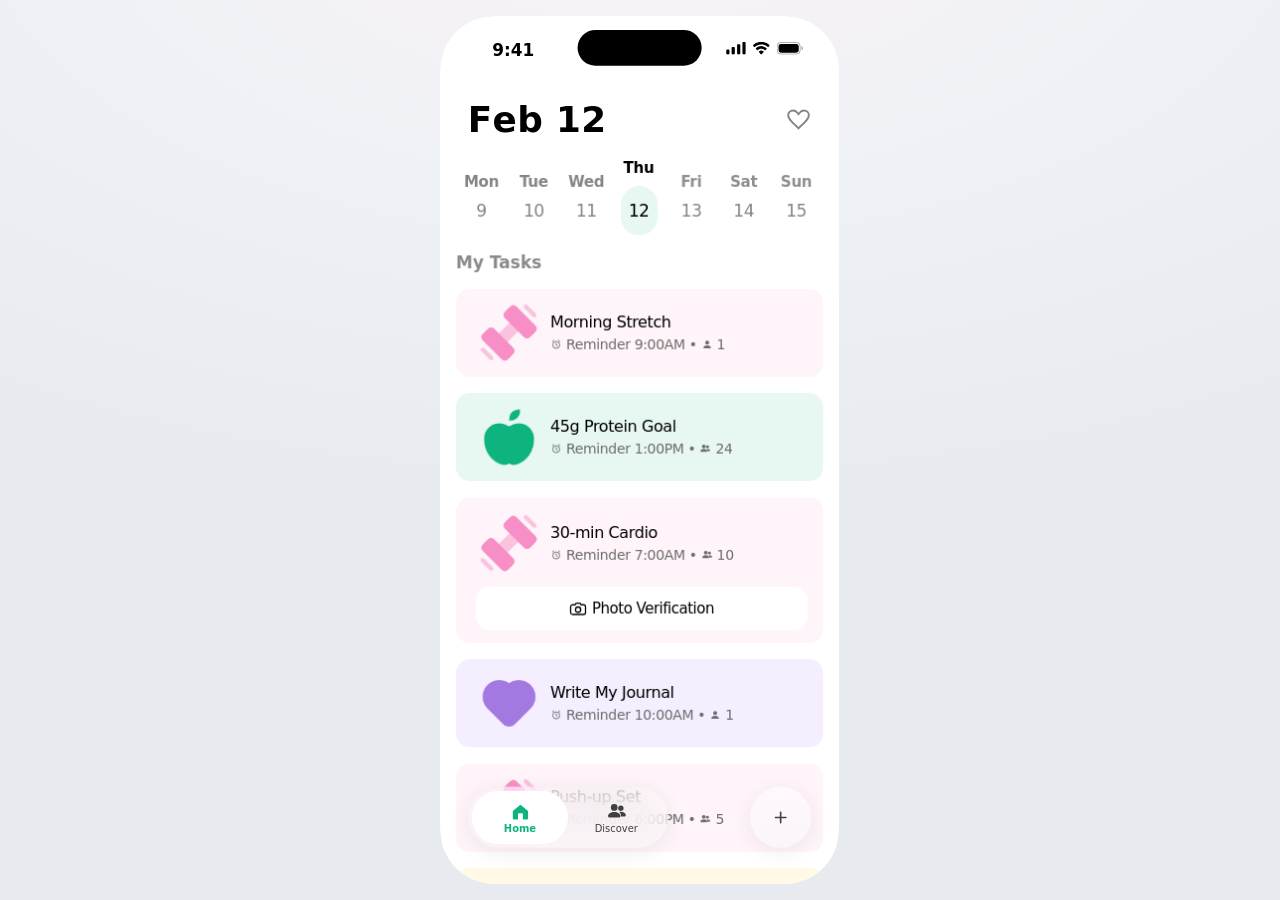
<file: web-prototype/index.html>
<!DOCTYPE html>
<html lang="en">
<head>
  <meta charset="UTF-8" />
  <meta name="viewport" content="width=device-width, initial-scale=1.0, maximum-scale=1.0, user-scalable=no, viewport-fit=cover" />
  <title>Habit Circle — Interactive Prototype</title>
  <meta name="description" content="Habit Circle: build habits together in small accountability circles." />
  <link rel="icon" href="assets/AppIcon.png?v=2" type="image/png" />
  <link rel="stylesheet" href="styles.css?v=68" />
</head>
<body>
  <div class="stage">
    <div class="device-fit">
    <div class="device" id="device">
      <div class="screen-area">
        <!-- iOS status bar — Figma component "Status bar - iPhone" (2:5) -->
        <div class="statusbar">
          <div class="sb-time">9:41</div>
          <div class="sb-levels" aria-hidden="true">
            <img class="sb-cellular" src="assets/sb-cellular.svg" alt="" />
            <img class="sb-wifi" src="assets/sb-wifi.svg" alt="" />
            <img class="sb-battery" src="assets/sb-battery.svg" alt="" />
          </div>
        </div>
        <div class="dynamic-island" aria-hidden="true"></div>

        <!-- App screens -->
        <div class="app" id="app">
          <!-- HOME -->
          <section class="screen" data-screen="home">
            <header class="home-header">
              <h2 id="homeTitle" class="rolling-date" aria-label="Feb 12"></h2>
              <button class="header-icon" id="homeHeart" data-nav="saved" data-icon="heart" aria-label="Saved"></button>
            </header>
            <div class="weekstrip" id="weekStrip">
              <div class="weekstrip-track" id="weekStripTrack"></div>
            </div>
            <div class="day-pager" id="dayPager">
              <div class="day-track" id="dayTrack"></div>
            </div>
          </section>

          <!-- SAVED — hearted Discover circles -->
          <section class="screen" data-screen="saved">
            <header class="saved-header">
              <button class="icon-btn back" id="savedBack" data-nav="home" data-icon="chevron-left" aria-label="Back"></button>
              <h2 class="saved-title">Saved</h2>
            </header>
            <div class="saved-scroll" id="savedScroll">
              <div class="circle-list" id="savedList"></div>
            </div>
          </section>

          <!-- DISCOVER -->
          <section class="screen" data-screen="discover">
            <!-- Title + search stay put; chips scroll away with the cards. -->
            <header class="discover-header">
              <h2 class="discover-title">Discover</h2>
              <div class="search">
                <span class="search-ico" data-icon="search"></span>
                <input id="discoverSearch" type="search" placeholder="Search..." autocomplete="off" enterkeyhint="search" />
              </div>
            </header>
            <div class="discover-scroll" id="discoverScroll">
              <div class="chips-scroll"><div class="chips" id="chipRow"></div></div>
              <div class="circle-list" id="circleList"></div>
            </div>
          </section>

          <!-- DETAIL -->
          <section class="screen" data-screen="detail">
            <header class="detail-header">
              <button class="icon-btn back" id="detailBack" data-icon="chevron-left" aria-label="Back"></button>
              <span class="detail-title" id="detailCircle">Stairmasterers</span>
              <button class="icon-btn chat-btn" data-nav="chat" data-icon="bubble-left" aria-label="Chat"></button>
            </header>
            <div class="detail-scroll" id="detailScroll">
              <div class="habit-info">
                <img class="habit-icon" id="detailIcon" src="assets/circle-fitness.png" alt="" />
                <div class="habit-meta">
                  <div class="habit-name-row">
                    <span class="habit-name" id="detailName">30-min Cardio</span>
                    <span class="members-ico" data-icon="person2"></span>
                    <span class="members-count" id="detailMembers">10</span>
                  </div>
                  <div class="pill-row">
                    <span class="meta-pill" id="detailDuration">1 month</span>
                    <span class="meta-pill photo-pill" id="detailFreqPill"><span class="pill-cam" data-icon="camera"></span><span id="detailFreq">1/day</span></span>
                  </div>
                </div>
                <div class="day-badge" id="dayBadge">
                  <span class="db-label">Day</span>
                  <span class="db-num" id="detailDay">9</span>
                </div>
              </div>

              <div class="weekday-section">
                <div class="wd-arrow" id="wdArrow" data-icon="triangle-marker"></div>
                <div class="weekday-detail" id="weekdayDetail"></div>
              </div>

              <div class="ring-wrap">
                <svg class="ring" viewBox="0 0 280 281" aria-hidden="true">
                  <circle class="ring-track" cx="140" cy="140" r="126.957" />
                </svg>
                <!-- Full circle starting at 12 o'clock and running clockwise, revealed with
                     stroke-dasharray. It sits on its own layer so a conic mask can dissolve
                     the tail by angle travelled, which keeps the leading tip at full colour
                     however far round the arc has gone. -->
                <svg class="ring" id="ringArcLayer" viewBox="0 0 280 281" aria-hidden="true">
                  <path class="ring-arc" id="ringArc"
                    d="M140 13.043A126.957 126.957 0 1 1 140 266.957A126.957 126.957 0 1 1 140 13.043" />
                </svg>
                <!-- The rounded tip and its gloss live outside the mask so they stay at full
                     strength, and are swung to the arc's leading edge by rotating about the
                     ring's centre — which keeps them pinned to it through the sweep. -->
                <svg class="ring" viewBox="0 0 280 281" aria-hidden="true">
                  <g id="ringTipRot" class="ring-rot">
                    <circle class="ring-tip" cx="140" cy="13.043" r="13.043" />
                  </g>
                  <g id="ringHiRot" class="ring-rot">
                    <rect class="ring-hi" x="132.5" y="5" width="15" height="5" rx="2.5" />
                  </g>
                </svg>
                <div class="ring-center">
                  <div class="ring-count" id="ringCount">7/10</div>
                  <p class="ring-caption"><em id="ringCircleName">Stairmasterers</em> have completed the habit today</p>
                </div>
              </div>

              <div class="photo-history" id="photoHistory">
                <div class="ph-head"><span>Photo Verification History</span><span class="chev" data-icon="chevron-right"></span></div>
                <div class="ph-scroll" id="phScroll"></div>
              </div>
            </div>
            <div class="detail-cta">
              <button class="cta-btn" id="ctaBtn"><span class="cta-ico" data-icon="camera"></span><span class="cta-label">Verify with Photo</span></button>
            </div>
            <!-- Discover preview gate — HabitDetailView.joinGate -->
            <div class="join-gate" id="joinGate">
              <button class="join-view-btn" id="joinViewBtn">
                <span class="join-view-ico" data-icon="person-badge-plus"></span>
                <span>Join to view</span>
              </button>
            </div>
          </section>

          <!-- CHAT -->
          <section class="screen" data-screen="chat">
            <div class="chat-msgs" id="chatScroll"></div>
            <div class="chat-lock" id="chatLock">
              <span class="chat-lock-label">Post to view</span>
              <button class="lock-verify-btn" id="lockVerifyBtn">
                <span class="lock-verify-ico" data-icon="camera"></span>
                <span>Photo Verification</span>
              </button>
            </div>

            <header class="chat-header">
              <div class="chat-header-veil" aria-hidden="true"></div>
              <div class="chat-header-row">
                <button class="icon-btn back" data-nav="detail" data-icon="chevron-left" aria-label="Back"></button>
                <img class="chat-habit-icon" id="chatIcon" src="assets/circle-fitness.png" alt="" />
                <div class="habit-meta">
                  <div class="habit-name-row">
                    <span class="habit-name" id="chatTitle">30-min Cardio</span>
                    <span class="members-ico" data-icon="person2"></span>
                    <span class="members-count" id="chatMembers">10</span>
                  </div>
                  <div class="pill-row chat-pill-row">
                    <span class="meta-pill" id="chatDuration">1 month</span>
                    <span class="meta-pill photo-pill" id="chatFreqPill"><span class="pill-cam sm" data-icon="camera"></span><span id="chatFreq">1/day</span></span>
                  </div>
                </div>
                <div class="day-badge" id="chatDayBadge">
                  <span class="db-label">Day</span>
                  <span class="db-num" id="chatDay">9</span>
                </div>
              </div>
            </header>

            <div class="composer">
              <div class="attach-menu" id="attachMenu">
                <button class="attach-row" data-attach="camera"><span class="attach-ico" data-icon="camera"></span><span>Camera</span></button>
                <div class="attach-div"></div>
                <button class="attach-row" data-attach="photos"><span class="attach-ico" data-icon="photo-stack"></span><span>Photos</span></button>
              </div>
              <button class="composer-add" id="composerAdd" data-icon="plus" aria-label="Attach"></button>
              <div class="composer-field" id="composerField">
                <div class="composer-row">
                  <input id="chatInput" placeholder="Text the circle" />
                  <button class="composer-send" id="chatSend" data-icon="arrow-up" aria-label="Send"></button>
                  <span class="composer-mic" id="chatMic" data-icon="mic"></span>
                </div>
              </div>
            </div>
          </section>

          <!-- CREATE HABIT CIRCLE — Figma "name and desc" / "category" / "rules" / "visibility" -->
          <section class="screen sheet-screen" data-screen="create">
            <header class="create-header">
              <div class="create-header-row">
                <button class="icon-btn create-back" id="createBack" aria-label="Back"></button>
                <span class="create-title">Create Habit Circle</span>
              </div>
              <div class="create-progress"><span class="cp-fill" id="createProgress"></span></div>
            </header>

            <div class="create-body" id="createBody">
              <!-- Step 1 — name and description -->
              <div class="create-step" data-step="1">
                <h2 class="create-h1">Name your Habit Circle</h2>
                <div class="create-fields">
                  <div class="cfield">
                    <div class="cfield-label"><span>Group Name</span><span class="cf-req">Required</span></div>
                    <div class="cinput"><input id="cGroupName" maxlength="40" placeholder="Name your circle" /></div>
                  </div>
                  <div class="cfield">
                    <div class="cfield-label"><span>Goal Name</span><span class="cf-req">Required</span></div>
                    <div class="cinput"><input id="cGoalName" maxlength="40" placeholder="Name the habit" /></div>
                  </div>
                  <div class="cfield">
                    <div class="cfield-label"><span>Description</span><span class="cf-req">Optional</span></div>
                    <div class="cinput tall"><textarea id="cDesc" maxlength="240" placeholder="Write a description for your Habit Circle..."></textarea></div>
                  </div>
                </div>
              </div>

              <!-- Step 2 — category -->
              <div class="create-step" data-step="2">
                <h2 class="create-h1">Category of Habit</h2>
                <div class="cat-grid" id="catGrid"></div>
              </div>

              <!-- Step 3 — rules -->
              <div class="create-step" data-step="3">
                <h2 class="create-h1">Set the Habit Rules</h2>
                <div class="create-fields rules">
                  <div class="cfield">
                    <div class="cfield-label"><span>Duration</span><span class="cf-req">Required</span></div>
                    <div class="chip-wrap" id="durationChips"></div>
                  </div>
                  <div class="cfield">
                    <div class="cfield-label"><span>Reminder Frequency</span><span class="cf-req">Required</span></div>
                    <div class="chip-wrap freq">
                      <button class="cchip time" id="reminderTime">10:00 AM</button>
                      <button class="cchip time" id="reminderEvery">Every Day</button>
                    </div>
                  </div>
                  <div class="ctoggle-row">
                    <span class="ctoggle-label">Photo Verification Mode</span>
                    <button class="ctoggle" id="photoToggle" role="switch" aria-checked="false"><span class="ctoggle-knob"></span></button>
                  </div>
                </div>
              </div>

              <!-- Step 4 — join settings -->
              <div class="create-step" data-step="4">
                <h2 class="create-h1">Join Settings</h2>
                <div class="create-fields">
                  <div class="cfield">
                    <div class="cfield-label"><span>Visibility</span><span class="cf-req">Required</span></div>
                    <button class="cselect" id="visibilitySelect">
                      <span class="cselect-ico" id="visibilityIcon"></span>
                      <span class="cselect-text">
                        <span id="visibilityLabel">Restricted</span>
                        <span class="cselect-sub" id="visibilityHint"></span>
                      </span>
                      <span class="cselect-caret" data-icon="caret-down"></span>
                    </button>
                  </div>
                  <div class="cfield">
                    <div class="cfield-label"><span>Add Member</span><span class="cf-req">Optional</span></div>
                    <div class="member-row" id="memberRow"></div>
                  </div>
                </div>
              </div>

              <!-- Step 5 — success -->
              <div class="create-step" data-step="5">
                <div class="create-done">
                  <div class="cdone-badge" id="cdoneBadge"><img id="cdoneIcon" src="assets/circle-eating.png" alt="" /></div>
                  <div class="cdone-text">
                    <h2>You’ve completed creating your Habit Circle!</h2>
                    <p>You will be able to view your Habit Circle on your Home Page.</p>
                  </div>
                </div>
              </div>
            </div>

            <div class="create-cta" id="createCta">
              <button class="cbtn primary" id="createNext">Next</button>
              <button class="cbtn subtle" id="createShare">Share Link</button>
            </div>

            <!-- Reminder sheets -->
            <div class="csheet-scrim" id="csheetScrim"></div>

            <div class="csheet" id="timeSheet">
              <div class="csheet-head">
                <button class="csheet-cancel" data-sheet-close>Cancel</button>
                <span class="csheet-title">Reminder Time</span>
                <button class="csheet-done" id="timeDone">Done</button>
              </div>
              <div class="wheel-picker" id="timeWheel">
                <div class="wheel-band" aria-hidden="true"></div>
                <div class="wheel-col" id="wheelHour" data-unit="hour"></div>
                <div class="wheel-col" id="wheelMin" data-unit="min"></div>
                <div class="wheel-col narrow" id="wheelPeriod" data-unit="period"></div>
              </div>
            </div>

            <div class="csheet" id="freqSheet">
              <div class="csheet-head">
                <button class="csheet-cancel" data-sheet-close>Cancel</button>
                <span class="csheet-title">Repeats</span>
                <button class="csheet-done" id="freqDone">Done</button>
              </div>
              <div class="opt-list" id="freqOptions"></div>
              <div class="custom-row" id="customRow">
                <span>Every</span>
                <div class="cinput inline"><input id="customEvery" type="number" min="1" max="30" value="2" /></div>
                <span id="customUnit">days</span>
              </div>
            </div>

            <div class="csheet" id="visSheet">
              <div class="csheet-head">
                <button class="csheet-cancel" data-sheet-close>Cancel</button>
                <span class="csheet-title">Visibility</span>
                <button class="csheet-done" id="visDone">Done</button>
              </div>
              <div class="opt-list" id="visOptions"></div>
            </div>
          </section>

          <!-- CAMERA — Figma 1330:7493 (idle) / 1330:7617 (shutter pressed). Presented over
               the detail page: the page dims behind and the sheet rises from y=63. -->
          <section class="screen cam-screen" data-screen="camera">
            <div class="cam-scrim" aria-hidden="true"></div>
            <div class="cam-sheet">
              <div class="cam-grabber" aria-hidden="true"></div>
              <div class="cam-nav">
                <button class="icon-btn cam-back" id="camBack" data-icon="chevron-left" aria-label="Back"></button>
                <span class="cam-title">Photo verification</span>
              </div>
              <div class="cam-view">
                <div class="cam-feed" aria-hidden="true"></div>
                <img class="cam-shot" id="camShot" src="assets/gym-stairmaster.png" alt="" />
                <img class="cam-frame" src="assets/camera-frame.svg" alt="" aria-hidden="true" />
              </div>
              <button class="cam-shutter" id="camShutter" aria-label="Take photo"></button>
              <button class="cam-library" id="camLibrary">or choose from your library</button>
            </div>
          </section>
        </div>

        <!-- Floating tab bar (home/discover only) -->
        <div class="tabbar" id="tabbar">
          <div class="tab-pill" id="tabPill">
            <div class="tab-pill-bg" aria-hidden="true"></div>
            <div class="tab-selection" id="tabSelection" aria-hidden="true"></div>
            <button class="tab active" data-tab="home"><span class="tab-ico" data-icon="house-fill"></span><span class="tab-label">Home</span></button>
            <button class="tab" data-tab="discover"><span class="tab-ico" data-icon="person2"></span><span class="tab-label">Discover</span></button>
          </div>
          <button class="fab" aria-label="New circle"><span class="fab-bg" aria-hidden="true"></span><span class="fab-ico" data-icon="plus"></span></button>
        </div>

        <div class="home-indicator"></div>

        <!-- Pointer-following glass orb, ported from the final presentation prototype
             (final-presentation/src/components/GlassCursor.tsx). -->
        <svg class="cursor-defs" focusable="false" aria-hidden="true">
          <filter id="cursorGlass">
            <feTurbulence type="fractalNoise" baseFrequency="0.02 0.028" numOctaves="2" seed="13" result="noise" />
            <feDisplacementMap in="SourceGraphic" in2="noise" scale="32" xChannelSelector="R" yChannelSelector="G" />
          </filter>
        </svg>
        <div class="glass-cursor" id="glassCursor" aria-hidden="true"></div>
      </div>
    </div>
    </div>
  </div>

  <script src="app.js?v=68"></script>
</body>
</html>
</file>
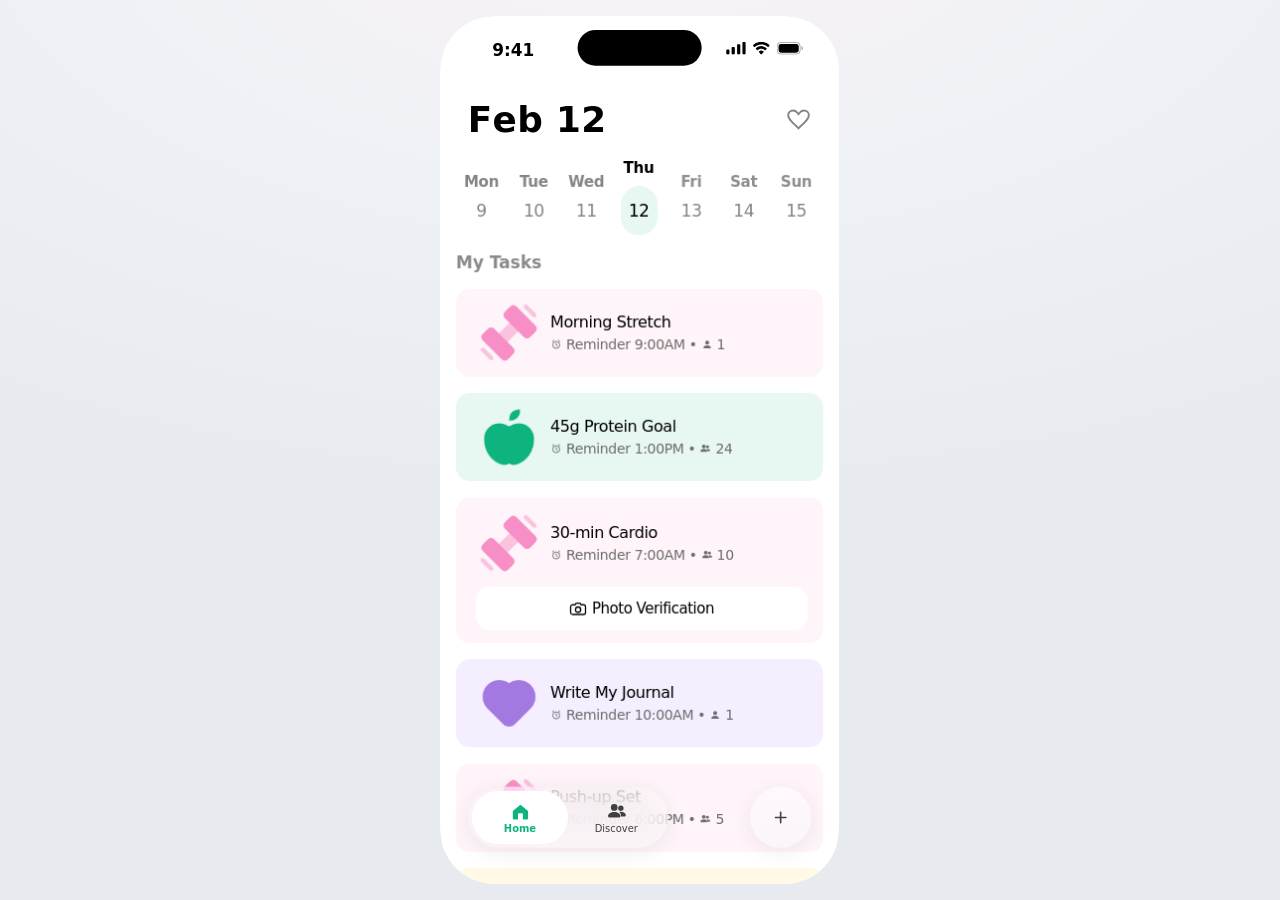
<file: web/index.html>
<!DOCTYPE html>
<html lang="en">
<head>
  <meta charset="UTF-8" />
  <meta name="viewport" content="width=device-width, initial-scale=1.0, maximum-scale=1.0, user-scalable=no, viewport-fit=cover" />
  <title>Habit Circle — Interactive Prototype</title>
  <meta name="description" content="Habit Circle: build habits together in small accountability circles." />
  <link rel="icon" href="assets/AppIcon.png?v=2" type="image/png" />
  <link rel="stylesheet" href="styles.css?v=67" />
</head>
<body>
  <div class="stage">
    <div class="device-fit">
    <div class="device" id="device">
      <div class="screen-area">
        <!-- iOS status bar — Figma component "Status bar - iPhone" (2:5) -->
        <div class="statusbar">
          <div class="sb-time">9:41</div>
          <div class="sb-levels" aria-hidden="true">
            <img class="sb-cellular" src="assets/sb-cellular.svg" alt="" />
            <img class="sb-wifi" src="assets/sb-wifi.svg" alt="" />
            <img class="sb-battery" src="assets/sb-battery.svg" alt="" />
          </div>
        </div>
        <div class="dynamic-island" aria-hidden="true"></div>

        <!-- App screens -->
        <div class="app" id="app">
          <!-- HOME -->
          <section class="screen" data-screen="home">
            <header class="home-header">
              <h2 id="homeTitle" class="rolling-date" aria-label="Feb 12"></h2>
              <button class="header-icon" id="homeHeart" data-nav="saved" data-icon="heart" aria-label="Saved"></button>
            </header>
            <div class="weekstrip" id="weekStrip">
              <div class="weekstrip-track" id="weekStripTrack"></div>
            </div>
            <div class="day-pager" id="dayPager">
              <div class="day-track" id="dayTrack"></div>
            </div>
          </section>

          <!-- SAVED — hearted Discover circles -->
          <section class="screen" data-screen="saved">
            <header class="saved-header">
              <button class="icon-btn back" id="savedBack" data-nav="home" data-icon="chevron-left" aria-label="Back"></button>
              <h2 class="saved-title">Saved</h2>
            </header>
            <div class="saved-scroll" id="savedScroll">
              <div class="circle-list" id="savedList"></div>
            </div>
          </section>

          <!-- DISCOVER -->
          <section class="screen" data-screen="discover">
            <!-- Title + search stay put; chips scroll away with the cards. -->
            <header class="discover-header">
              <h2 class="discover-title">Discover</h2>
              <div class="search">
                <span class="search-ico" data-icon="search"></span>
                <input id="discoverSearch" placeholder="Search..." />
              </div>
            </header>
            <div class="discover-scroll" id="discoverScroll">
              <div class="chips-scroll"><div class="chips" id="chipRow"></div></div>
              <div class="circle-list" id="circleList"></div>
            </div>
          </section>

          <!-- DETAIL -->
          <section class="screen" data-screen="detail">
            <header class="detail-header">
              <button class="icon-btn back" id="detailBack" data-icon="chevron-left" aria-label="Back"></button>
              <span class="detail-title" id="detailCircle">Stairmasterers</span>
              <button class="icon-btn chat-btn" data-nav="chat" data-icon="bubble-left" aria-label="Chat"></button>
            </header>
            <div class="detail-scroll" id="detailScroll">
              <div class="habit-info">
                <img class="habit-icon" id="detailIcon" src="assets/circle-fitness.png" alt="" />
                <div class="habit-meta">
                  <div class="habit-name-row">
                    <span class="habit-name" id="detailName">30-min Cardio</span>
                    <span class="members-ico" data-icon="person2"></span>
                    <span class="members-count" id="detailMembers">10</span>
                  </div>
                  <div class="pill-row">
                    <span class="meta-pill" id="detailDuration">1 month</span>
                    <span class="meta-pill photo-pill" id="detailFreqPill"><span class="pill-cam" data-icon="camera"></span><span id="detailFreq">1/day</span></span>
                  </div>
                </div>
                <div class="day-badge" id="dayBadge">
                  <span class="db-label">Day</span>
                  <span class="db-num" id="detailDay">9</span>
                </div>
              </div>

              <div class="weekday-section">
                <div class="wd-arrow" id="wdArrow" data-icon="triangle-marker"></div>
                <div class="weekday-detail" id="weekdayDetail"></div>
              </div>

              <div class="ring-wrap">
                <svg class="ring" viewBox="0 0 280 281" aria-hidden="true">
                  <circle class="ring-track" cx="140" cy="140" r="126.957" />
                </svg>
                <!-- Full circle starting at 12 o'clock and running clockwise, revealed with
                     stroke-dasharray. It sits on its own layer so a conic mask can dissolve
                     the tail by angle travelled, which keeps the leading tip at full colour
                     however far round the arc has gone. -->
                <svg class="ring" id="ringArcLayer" viewBox="0 0 280 281" aria-hidden="true">
                  <path class="ring-arc" id="ringArc"
                    d="M140 13.043A126.957 126.957 0 1 1 140 266.957A126.957 126.957 0 1 1 140 13.043" />
                </svg>
                <!-- The rounded tip and its gloss live outside the mask so they stay at full
                     strength, and are swung to the arc's leading edge by rotating about the
                     ring's centre — which keeps them pinned to it through the sweep. -->
                <svg class="ring" viewBox="0 0 280 281" aria-hidden="true">
                  <g id="ringTipRot" class="ring-rot">
                    <circle class="ring-tip" cx="140" cy="13.043" r="13.043" />
                  </g>
                  <g id="ringHiRot" class="ring-rot">
                    <rect class="ring-hi" x="132.5" y="5" width="15" height="5" rx="2.5" />
                  </g>
                </svg>
                <div class="ring-center">
                  <div class="ring-count" id="ringCount">7/10</div>
                  <p class="ring-caption"><em id="ringCircleName">Stairmasterers</em> have completed the habit today</p>
                </div>
              </div>

              <div class="photo-history" id="photoHistory">
                <div class="ph-head"><span>Photo Verification History</span><span class="chev" data-icon="chevron-right"></span></div>
                <div class="ph-scroll" id="phScroll"></div>
              </div>
            </div>
            <div class="detail-cta">
              <button class="cta-btn" id="ctaBtn"><span class="cta-ico" data-icon="camera"></span><span class="cta-label">Verify with Photo</span></button>
            </div>
            <!-- Discover preview gate — HabitDetailView.joinGate -->
            <div class="join-gate" id="joinGate">
              <button class="join-view-btn" id="joinViewBtn">
                <span class="join-view-ico" data-icon="person-badge-plus"></span>
                <span>Join to view</span>
              </button>
            </div>
          </section>

          <!-- CHAT -->
          <section class="screen" data-screen="chat">
            <div class="chat-msgs" id="chatScroll"></div>
            <div class="chat-lock" id="chatLock">
              <span class="chat-lock-label">Post to view</span>
              <button class="lock-verify-btn" id="lockVerifyBtn">
                <span class="lock-verify-ico" data-icon="camera"></span>
                <span>Photo Verification</span>
              </button>
            </div>

            <header class="chat-header">
              <div class="chat-header-veil" aria-hidden="true"></div>
              <div class="chat-header-row">
                <button class="icon-btn back" data-nav="detail" data-icon="chevron-left" aria-label="Back"></button>
                <img class="chat-habit-icon" id="chatIcon" src="assets/circle-fitness.png" alt="" />
                <div class="habit-meta">
                  <div class="habit-name-row">
                    <span class="habit-name" id="chatTitle">30-min Cardio</span>
                    <span class="members-ico" data-icon="person2"></span>
                    <span class="members-count" id="chatMembers">10</span>
                  </div>
                  <div class="pill-row chat-pill-row">
                    <span class="meta-pill" id="chatDuration">1 month</span>
                    <span class="meta-pill photo-pill" id="chatFreqPill"><span class="pill-cam sm" data-icon="camera"></span><span id="chatFreq">1/day</span></span>
                  </div>
                </div>
                <div class="day-badge" id="chatDayBadge">
                  <span class="db-label">Day</span>
                  <span class="db-num" id="chatDay">9</span>
                </div>
              </div>
            </header>

            <div class="composer">
              <div class="attach-menu" id="attachMenu">
                <button class="attach-row" data-attach="camera"><span class="attach-ico" data-icon="camera"></span><span>Camera</span></button>
                <div class="attach-div"></div>
                <button class="attach-row" data-attach="photos"><span class="attach-ico" data-icon="photo-stack"></span><span>Photos</span></button>
              </div>
              <button class="composer-add" id="composerAdd" data-icon="plus" aria-label="Attach"></button>
              <div class="composer-field" id="composerField">
                <div class="composer-row">
                  <input id="chatInput" placeholder="Text the circle" />
                  <button class="composer-send" id="chatSend" data-icon="arrow-up" aria-label="Send"></button>
                  <span class="composer-mic" id="chatMic" data-icon="mic"></span>
                </div>
              </div>
            </div>
          </section>

          <!-- CREATE HABIT CIRCLE — Figma "name and desc" / "category" / "rules" / "visibility" -->
          <section class="screen sheet-screen" data-screen="create">
            <header class="create-header">
              <div class="create-header-row">
                <button class="icon-btn create-back" id="createBack" aria-label="Back"></button>
                <span class="create-title">Create Habit Circle</span>
              </div>
              <div class="create-progress"><span class="cp-fill" id="createProgress"></span></div>
            </header>

            <div class="create-body" id="createBody">
              <!-- Step 1 — name and description -->
              <div class="create-step" data-step="1">
                <h2 class="create-h1">Name your Habit Circle</h2>
                <div class="create-fields">
                  <div class="cfield">
                    <div class="cfield-label"><span>Group Name</span><span class="cf-req">Required</span></div>
                    <div class="cinput"><input id="cGroupName" maxlength="40" placeholder="Name your circle" /></div>
                  </div>
                  <div class="cfield">
                    <div class="cfield-label"><span>Goal Name</span><span class="cf-req">Required</span></div>
                    <div class="cinput"><input id="cGoalName" maxlength="40" placeholder="Name the habit" /></div>
                  </div>
                  <div class="cfield">
                    <div class="cfield-label"><span>Description</span><span class="cf-req">Optional</span></div>
                    <div class="cinput tall"><textarea id="cDesc" maxlength="240" placeholder="Write a description for your Habit Circle..."></textarea></div>
                  </div>
                </div>
              </div>

              <!-- Step 2 — category -->
              <div class="create-step" data-step="2">
                <h2 class="create-h1">Category of Habit</h2>
                <div class="cat-grid" id="catGrid"></div>
              </div>

              <!-- Step 3 — rules -->
              <div class="create-step" data-step="3">
                <h2 class="create-h1">Set the Habit Rules</h2>
                <div class="create-fields rules">
                  <div class="cfield">
                    <div class="cfield-label"><span>Duration</span><span class="cf-req">Required</span></div>
                    <div class="chip-wrap" id="durationChips"></div>
                  </div>
                  <div class="cfield">
                    <div class="cfield-label"><span>Reminder Frequency</span><span class="cf-req">Required</span></div>
                    <div class="chip-wrap freq">
                      <button class="cchip time" id="reminderTime">10:00 AM</button>
                      <button class="cchip time" id="reminderEvery">Every Day</button>
                    </div>
                  </div>
                  <div class="ctoggle-row">
                    <span class="ctoggle-label">Photo Verification Mode</span>
                    <button class="ctoggle" id="photoToggle" role="switch" aria-checked="false"><span class="ctoggle-knob"></span></button>
                  </div>
                </div>
              </div>

              <!-- Step 4 — join settings -->
              <div class="create-step" data-step="4">
                <h2 class="create-h1">Join Settings</h2>
                <div class="create-fields">
                  <div class="cfield">
                    <div class="cfield-label"><span>Visibility</span><span class="cf-req">Required</span></div>
                    <button class="cselect" id="visibilitySelect">
                      <span class="cselect-ico" id="visibilityIcon"></span>
                      <span class="cselect-text">
                        <span id="visibilityLabel">Restricted</span>
                        <span class="cselect-sub" id="visibilityHint"></span>
                      </span>
                      <span class="cselect-caret" data-icon="caret-down"></span>
                    </button>
                  </div>
                  <div class="cfield">
                    <div class="cfield-label"><span>Add Member</span><span class="cf-req">Optional</span></div>
                    <div class="member-row" id="memberRow"></div>
                  </div>
                </div>
              </div>

              <!-- Step 5 — success -->
              <div class="create-step" data-step="5">
                <div class="create-done">
                  <div class="cdone-badge" id="cdoneBadge"><img id="cdoneIcon" src="assets/circle-eating.png" alt="" /></div>
                  <div class="cdone-text">
                    <h2>You’ve completed creating your Habit Circle!</h2>
                    <p>You will be able to view your Habit Circle on your Home Page.</p>
                  </div>
                </div>
              </div>
            </div>

            <div class="create-cta" id="createCta">
              <button class="cbtn primary" id="createNext">Next</button>
              <button class="cbtn subtle" id="createShare">Share Link</button>
            </div>

            <!-- Reminder sheets -->
            <div class="csheet-scrim" id="csheetScrim"></div>

            <div class="csheet" id="timeSheet">
              <div class="csheet-head">
                <button class="csheet-cancel" data-sheet-close>Cancel</button>
                <span class="csheet-title">Reminder Time</span>
                <button class="csheet-done" id="timeDone">Done</button>
              </div>
              <div class="wheel-picker" id="timeWheel">
                <div class="wheel-band" aria-hidden="true"></div>
                <div class="wheel-col" id="wheelHour" data-unit="hour"></div>
                <div class="wheel-col" id="wheelMin" data-unit="min"></div>
                <div class="wheel-col narrow" id="wheelPeriod" data-unit="period"></div>
              </div>
            </div>

            <div class="csheet" id="freqSheet">
              <div class="csheet-head">
                <button class="csheet-cancel" data-sheet-close>Cancel</button>
                <span class="csheet-title">Repeats</span>
                <button class="csheet-done" id="freqDone">Done</button>
              </div>
              <div class="opt-list" id="freqOptions"></div>
              <div class="custom-row" id="customRow">
                <span>Every</span>
                <div class="cinput inline"><input id="customEvery" type="number" min="1" max="30" value="2" /></div>
                <span id="customUnit">days</span>
              </div>
            </div>

            <div class="csheet" id="visSheet">
              <div class="csheet-head">
                <button class="csheet-cancel" data-sheet-close>Cancel</button>
                <span class="csheet-title">Visibility</span>
                <button class="csheet-done" id="visDone">Done</button>
              </div>
              <div class="opt-list" id="visOptions"></div>
            </div>
          </section>

          <!-- CAMERA — Figma 1330:7493 (idle) / 1330:7617 (shutter pressed). Presented over
               the detail page: the page dims behind and the sheet rises from y=63. -->
          <section class="screen cam-screen" data-screen="camera">
            <div class="cam-scrim" aria-hidden="true"></div>
            <div class="cam-sheet">
              <div class="cam-grabber" aria-hidden="true"></div>
              <div class="cam-nav">
                <button class="icon-btn cam-back" id="camBack" data-icon="chevron-left" aria-label="Back"></button>
                <span class="cam-title">Photo verification</span>
              </div>
              <div class="cam-view">
                <div class="cam-feed" aria-hidden="true"></div>
                <img class="cam-shot" id="camShot" src="assets/gym-stairmaster.png" alt="" />
                <img class="cam-frame" src="assets/camera-frame.svg" alt="" aria-hidden="true" />
              </div>
              <button class="cam-shutter" id="camShutter" aria-label="Take photo"></button>
              <button class="cam-library" id="camLibrary">or choose from your library</button>
            </div>
          </section>
        </div>

        <!-- Floating tab bar (home/discover only) -->
        <div class="tabbar" id="tabbar">
          <div class="tab-pill" id="tabPill">
            <div class="tab-pill-bg" aria-hidden="true"></div>
            <div class="tab-selection" id="tabSelection" aria-hidden="true"></div>
            <button class="tab active" data-tab="home"><span class="tab-ico" data-icon="house-fill"></span><span class="tab-label">Home</span></button>
            <button class="tab" data-tab="discover"><span class="tab-ico" data-icon="person2"></span><span class="tab-label">Discover</span></button>
          </div>
          <button class="fab" aria-label="New circle"><span class="fab-bg" aria-hidden="true"></span><span class="fab-ico" data-icon="plus"></span></button>
        </div>

        <div class="home-indicator"></div>

        <!-- Pointer-following glass orb, ported from the final presentation prototype
             (final-presentation/src/components/GlassCursor.tsx). -->
        <svg class="cursor-defs" focusable="false" aria-hidden="true">
          <filter id="cursorGlass">
            <feTurbulence type="fractalNoise" baseFrequency="0.02 0.028" numOctaves="2" seed="13" result="noise" />
            <feDisplacementMap in="SourceGraphic" in2="noise" scale="32" xChannelSelector="R" yChannelSelector="G" />
          </filter>
        </svg>
        <div class="glass-cursor" id="glassCursor" aria-hidden="true"></div>
      </div>
    </div>
    </div>
  </div>

  <script src="app.js?v=67"></script>
</body>
</html>
</file>
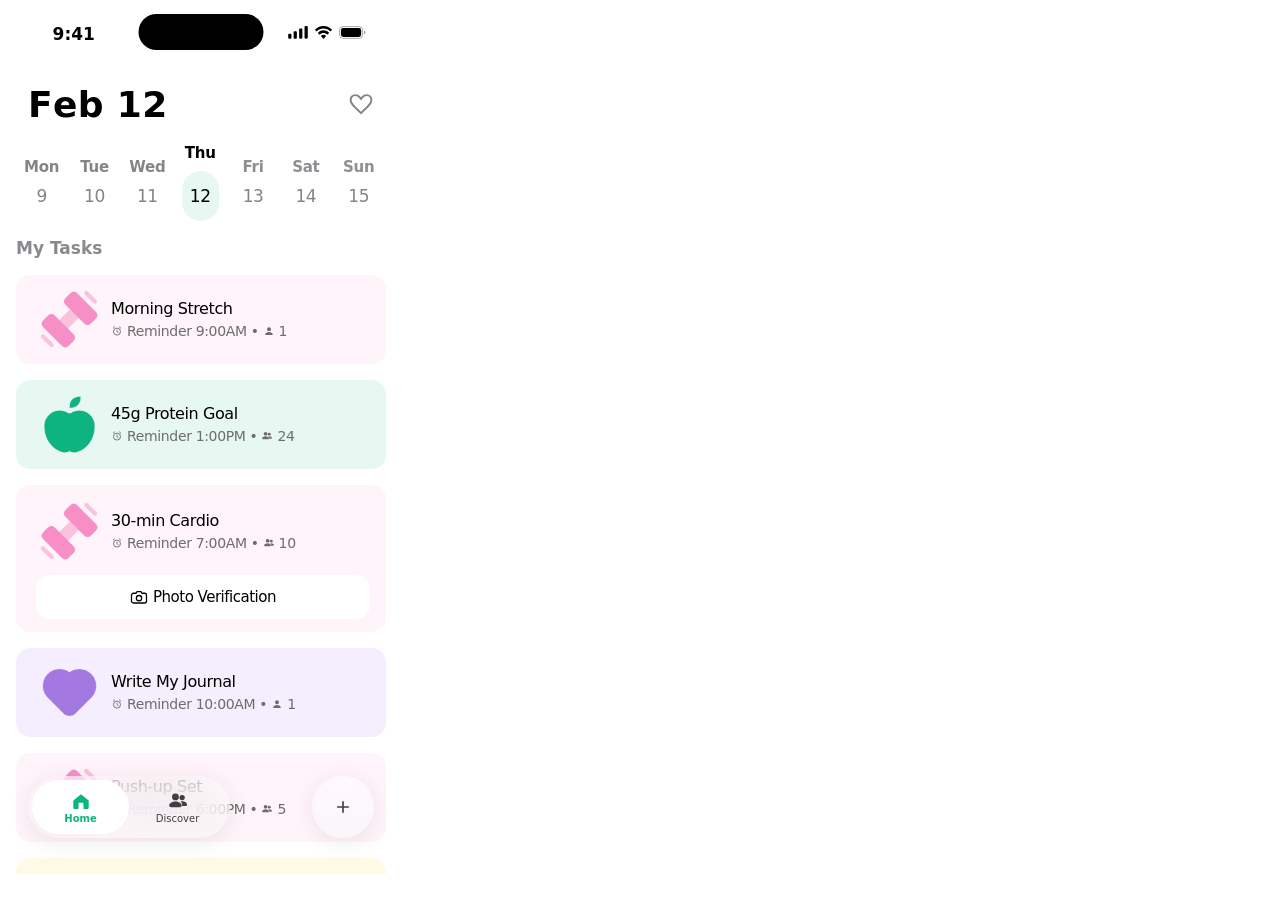
<file: web-prototype/_shot.html>
<!DOCTYPE html>
<html>
<head>
  <meta charset="utf-8" />
  <title>shot</title>
  <style>
    html, body { margin: 0; background: #fff; }
    iframe { width: 402px; height: 874px; border: 0; display: block; }
  </style>
</head>
<body>
<iframe id="f" src="index.html"></iframe>
<script>
  const target = new URLSearchParams(location.search).get("screen") || "home";
  const f = document.getElementById("f");

  f.addEventListener("load", () => {
    const d = f.contentDocument;
    const s = d.createElement("style");
    s.textContent = `
      .stage { padding: 0 !important; gap: 0 !important; min-height: 0 !important; display: block !important; }
      .tagline, .hint { display: none !important; }
      .device-fit { --scale: 1 !important; }
      /* Square corners + no shadow so it matches a raw simctl screenshot. */
      .device { filter: none !important; }
      .screen-area { border-radius: 0 !important; clip-path: none !important; }
    `;
    d.head.appendChild(s);

    const click = (sel) => { const n = d.querySelector(sel); if (n) n.click(); };

    setTimeout(() => {
      if (target === "discover") click('[data-tab="discover"]');
      if (target === "detail" || target === "chat") {
        const cards = d.querySelectorAll('#dayTrack .day-slot')[1].querySelectorAll('.task-card');
        if (cards[2]) cards[2].click();
        if (target === "chat") setTimeout(() => click('.detail-header [data-nav="chat"]'), 250);
      }
      if (target === "empty") {
        // Saturday (offset +2) has no tasks -> EmptyTasksView
        const w = f.contentWindow;
        if (w.selectDay) w.selectDay(2);
      }
      document.title = "ready";
    }, 400);
  });
</script>
</body>
</html>
</file>
<file: web-prototype/styles.css>
/* ==========================================================================
   Habit Circle — web prototype
   Every value below mirrors the SwiftUI source (AppColors / AppLayout /
   AppTypography and the per-screen views) so the web build reads the same as
   the app running in the iOS simulator.
   ========================================================================== */

:root {
  /* AppColors.swift */
  --black: #000000;
  --dark-gray: #6D6D6D;
  --medium-gray: #D1DBDE;
  --light-gray: #EFF4F6;
  --placeholder: rgba(60, 60, 67, 0.34); /* iOS placeholderText */
  --white: #ffffff;
  --green: #0EB47F;
  --green-tint: #E7F7F2;
  --purple: #A378E0;
  --purple-tint: #F5EEFF;
  --pink: #F78FC6;
  --pink-tint: #FEF4F9;
  --pink-partial: #FCD6EA;
  --yellow: #FBC500;
  --yellow-tint: #FFF9E5;
  --tasks-label: rgba(60, 60, 67, 0.6);
  --date-unselected: #858585;
  --date-secondary: #8E8E93;
  --tab-selection: #EDEDED;
  --tab-inactive: #404040;
  /* Detail incomplete ("gray") state — JS overrides these per completion state */
  --ring-track: #EFF4F6;
  --ring-hi: #EFF4F6;
  --bubble-gray: #E9E9EB;

  /* AppLayout.swift */
  --h-pad: 16px;
  --tabbar-h-pad: 28px;
  --tabbar-v-pad: 16px;
  /* Gap from the screen bottom to the pill itself, not to the bar's padding box. */
  --tabbar-bottom-gap: 36px;
  --header-v-pad: 10px;
  --tab-pill-w: 202px;
  --tab-pill-h: 62px;
  --tab-pill-inset: 4px;
  --tab-inner-h: 54px;
  --tab-segment-w: 97px;
  --fab-size: 62px;
  --card-radius: 14px;
  --card-h: 89px;
  --card-photo-h: 147px;
  --strip-h: 76.8px;
  --glass-btn-h: 48px;
  --composer-h: 48px;

  /* iPhone 17: 402 x 874 pt, 59pt top inset, 34pt bottom inset */
  --phone-w: 402px;
  --phone-h: 874px;
  --phone-radius: 55px; /* iPhone 17 display corner radius */
  --safe-top: 62px;
  --safe-bottom: 34px;
  /* floatingTabBarHeight (94) + 24 + bottom safe area */
  --scroll-bottom: 152px;

  --font: -apple-system, BlinkMacSystemFont, "SF Pro Text", "SF Pro Display",
    "Segoe UI", system-ui, "Helvetica Neue", Arial, sans-serif;
  /* Figma reports SF Pro's fractional weights (Medium 510, Semibold 590), but the
     browser synthesises those into Bold. Use 500 for Medium and 600 for Semibold. */
}

* { box-sizing: border-box; -webkit-tap-highlight-color: transparent; }

/* Native apps have no persistent scroll indicators, so hide them everywhere
   rather than per scroll container. */
* { scrollbar-width: none; -ms-overflow-style: none; }
*::-webkit-scrollbar { width: 0; height: 0; display: none; }

html, body {
  margin: 0;
  height: 100%;
  font-family: var(--font);
  /* Match CoreText's lighter stem weights instead of Chrome's default smoothing. */
  -webkit-font-smoothing: antialiased;
  -moz-osx-font-smoothing: grayscale;
  color: var(--black);
  background: radial-gradient(1200px 600px at 50% -10%, #fbf2f8 0%, #eef1f5 45%, #e7ebef 100%);
  /* Dragging across the prototype should swipe, never select text or images. */
  -webkit-user-select: none;
  user-select: none;
  -webkit-touch-callout: none;
  cursor: default;
}

/* Images must not turn into drag ghosts mid-swipe. */
img { -webkit-user-drag: none; user-drag: none; }

/* The two real text fields stay editable and selectable. */
input, textarea {
  -webkit-user-select: text;
  user-select: text;
  cursor: text;
}

.stage {
  min-height: 100%;
  display: flex;
  align-items: center;
  justify-content: center;
  padding: 16px;
}

/* ------- iPhone 17 screen: exactly 402 x 874pt, no bezel -------
   The screen always lays out at true point size so every measurement matches
   the simulator. If the viewport is too small to show it 1:1, .device-fit
   scales the whole screen down uniformly rather than reflowing it. */
.device-fit {
  --scale: 1; /* set by fitScreen() in app.js when the viewport is too small */
  width: calc(var(--phone-w) * var(--scale));
  height: calc(var(--phone-h) * var(--scale));
  flex: 0 0 auto;
}
.device {
  position: relative;
  width: var(--phone-w);
  height: var(--phone-h);
  transform: scale(var(--scale));
  transform-origin: top left;
}
.screen-area {
  position: absolute;
  inset: 0;
  overflow: hidden;
  background: var(--white);
  /* Squircle: 55pt corner radius at 60% corner smoothing, generated with
     Figma's own rounding algorithm for a 402x874 frame. A plain border-radius
     is kept as the fallback for engines without clip-path: path(). */
  border-radius: var(--phone-radius);
  clip-path: path("M 314 0 c 30.8029 0 46.2043 0 57.9695 5.9946 a 55.0000 55.0000 0 0 1 24.0359 24.0359 c 5.9946 11.7651 5.9946 27.1666 5.9946 57.9695 L 402 786 c 0 30.8029 0 46.2043 -5.9946 57.9695 a 55.0000 55.0000 0 0 1 -24.0359 24.0359 c -11.7651 5.9946 -27.1666 5.9946 -57.9695 5.9946 L 88 874 c -30.8029 0 -46.2043 0 -57.9695 -5.9946 a 55.0000 55.0000 0 0 1 -24.0359 -24.0359 c -5.9946 -11.7651 -5.9946 -27.1666 -5.9946 -57.9695 L 0 88 c 0 -30.8029 0 -46.2043 5.9946 -57.9695 a 55.0000 55.0000 0 0 1 24.0359 -24.0359 c 11.7651 -5.9946 27.1666 -5.9946 57.9695 -5.9946 Z");
}

/* Dynamic Island — measured off the iPhone 17 simulator: a 125x36 pill at y=14. */
.dynamic-island {
  position: absolute; top: 14px; left: 50%; transform: translateX(-50%);
  width: 125px; height: 36px; background: #000; border-radius: 18px;
  z-index: 8; pointer-events: none;
}

/* iOS status bar — Figma component "Status bar - iPhone" (2:5).
   402x62 row, padding 21/24/19, with a 154 gap between two filling children.
   354 content - 154 gap leaves 100 for each, so the time is centred at x=74
   and the levels cluster is centred in the box at x=278..378. */
.statusbar {
  position: absolute; top: 0; left: 0; right: 0; z-index: 6;
  height: var(--safe-top);
  padding: 21px 24px 19px;
  display: flex; gap: 154px;
  color: var(--black); pointer-events: none;
}
.sb-time {
  flex: 1 1 0;
  height: 22px;
  padding-top: 1.5px;
  text-align: center;
  font-size: 17px; font-weight: 600; line-height: 22px;
}
.sb-levels {
  flex: 1 1 0;
  height: 22px;
  padding: 1px 1px 0 0;
  display: flex; align-items: center; justify-content: center; gap: 7px;
}
.sb-levels img { display: block; }
/* Exact Figma frame sizes for the three glyphs. */
.sb-cellular { width: 19.2px; height: 12.23px; }
.sb-wifi { width: 17.14px; height: 12.33px; }
.sb-battery { width: 27.33px; height: 13px; }

/* MainTabView / HabitDetailView use .persistentSystemOverlays(.hidden) */
.home-indicator { display: none; }

.app { position: absolute; inset: 0; }

.screen {
  position: absolute; inset: 0;
  display: none;
  flex-direction: column;
  padding-top: var(--safe-top);
  background: var(--white);
  /* Each screen keeps its own z-indexes to itself. Without this they escape into the
     phone's stacking context, and anything stacked inside a screen — the weekday pills'
     checkmarks and gloss, say — paints over covers presented on top of it. */
  isolation: isolate;
}
.screen.active { display: flex; }

/* Icon system */
.ic { width: 1em; height: 1em; display: inline-block; vertical-align: -0.14em; }
[data-icon] { display: inline-flex; }

/* ==========================================================================
   HOME — HomeView.swift
   VStack(spacing: 8) { header, CenteredDateStrip, TabView }.padding(.top, 10)
   ========================================================================== */
.screen[data-screen="home"] { padding-top: calc(var(--safe-top) + var(--header-v-pad)); gap: 8px; }

.home-header {
  display: flex; align-items: center; justify-content: space-between;
  padding: var(--header-v-pad) var(--tabbar-h-pad);
  flex: 0 0 auto;
}
.header-icon {
  border: none; background: transparent; cursor: pointer; padding: 0;
  width: 44px; height: 44px;
  display: inline-flex; align-items: center; justify-content: center;
  font-size: 26px;                 /* AppLayout.heartIconSize */
  color: var(--date-unselected);   /* AppColors.dateUnselected */
  line-height: 0;
  flex: 0 0 auto;
  margin-right: -9px; /* keep visual icon on the 28px inset despite larger hit box */
}

/* Rolling date header — 36 Semibold, .contentTransition(.numericText()).
   43px is SF Pro's natural line height at 36pt, which is what SwiftUI lays out. */
.rolling-date {
  margin: 0; display: flex; align-items: flex-end;
  font-size: 36px; font-weight: 600; line-height: 43px;
  letter-spacing: 0.01em; height: 43px; white-space: nowrap;
}
.rc { position: relative; display: inline-block; overflow: hidden; height: 43px; line-height: 43px; }
.rc-in {
  display: block; height: 43px; line-height: 43px;
  transition: transform .35s cubic-bezier(.2,.8,.2,1), opacity .35s cubic-bezier(.2,.8,.2,1);
}
.rc-in.ghost { position: absolute; left: 0; top: 0; }

/* Centered week strip — CenteredDateStrip */
.weekstrip {
  position: relative; overflow: hidden;
  height: var(--strip-h);
  padding: 0 var(--h-pad);
  flex: 0 0 auto;
  /* .clipped() applies inside the 16px padding, so neighbours must not bleed. */
  clip-path: inset(0 var(--h-pad));
}
.weekstrip-track { display: flex; align-items: center; height: 100%; will-change: transform; }
.day-cell {
  flex: 0 0 auto; display: flex; flex-direction: column; align-items: center;
  justify-content: center; gap: 8px; cursor: pointer;
}
.day-cell .dow {
  font-size: 15px; font-weight: 600; line-height: 20px; letter-spacing: -0.0153em;
  color: var(--date-unselected);
  transition: color .3s ease;
}
.day-cell .dom-wrap {
  display: flex; align-items: center; justify-content: center;
  width: 37px; height: 22px; border-radius: 1000px; background: transparent;
  transition: height .34s cubic-bezier(.2,.8,.2,1), background-color .34s ease;
}
.day-cell .dom {
  font-size: 17px; font-weight: 400; line-height: 22px; letter-spacing: -0.0253em;
  color: var(--date-unselected);
  transition: color .3s ease;
}
/* First paint / resize must land on the final geometry, not animate into it. */
.weekstrip.no-anim .dow,
.weekstrip.no-anim .dom,
.weekstrip.no-anim .dom-wrap { transition: none; }

.day-cell.selected .dow { color: var(--black); }
.day-cell.selected .dom-wrap { height: 50px; background: var(--green-tint); }
.day-cell.selected .dom { color: var(--black); }
.day-cell.weekend .dow { color: var(--date-secondary); }

/* Day pager — TabView(.page) */
.day-pager { position: relative; flex: 1; overflow: hidden; }
.day-track { display: flex; width: 300%; height: 100%; will-change: transform; }
.day-slot { flex: 0 0 33.3333%; width: 33.3333%; height: 100%; overflow: hidden; }
.day-scroll {
  height: 100%; overflow-y: auto; overflow-x: hidden;
  padding: 8px var(--h-pad) var(--scroll-bottom);
  touch-action: pan-y; -webkit-overflow-scrolling: touch;
}
.section-label {
  color: var(--tasks-label);
  font-size: 17px; font-weight: 600; line-height: 22px;
  margin: 0 0 16px;
}
.task-list { display: flex; flex-direction: column; gap: 16px; }

/* Swipe-to-complete row — SwipeToCompleteRow */
.swipe-row {
  position: relative; border-radius: var(--card-radius); overflow: hidden;
  height: var(--card-h); flex: 0 0 auto;
  touch-action: pan-y; will-change: transform;
}
.swipe-row.photo { height: var(--card-photo-h); }
.complete-action {
  position: absolute; inset: 0; display: flex; align-items: center;
  justify-content: flex-end; pointer-events: none;
}
/* Undo grows from the leading edge with a grey pill (matches completed card). */
.complete-action.undo { justify-content: flex-start; }
.complete-action.undo .ca-pill { background: var(--light-gray); }
.complete-action.undo .ca-check { color: var(--dark-gray); }
.ca-pill {
  width: 0; height: 56px; background: var(--tint); border-radius: 100px;
  display: flex; align-items: center; justify-content: center; overflow: hidden;
}
.ca-pill.lead { justify-content: flex-start; padding-left: 22px; }
.ca-pill.trail { justify-content: flex-end; padding-right: 22px; }
.ca-check { color: var(--accent); display: flex; opacity: 0; }
.ca-check .ic { width: 20px; height: 20px; stroke-width: 2.6; }

/* TaskCardView */
.task-card {
  position: relative; z-index: 2; height: 100%;
  display: flex; flex-direction: column; justify-content: center; gap: 10px;
  padding: 11px 16px 11px 20px;
  border-radius: var(--card-radius); cursor: pointer; will-change: transform;
  background: var(--white);
}
.t-row { display: flex; align-items: center; gap: 8px; }
.task-card .t-icon { width: 67px; height: 67px; flex: 0 0 auto; object-fit: contain; }
.task-card .t-body { flex: 1; min-width: 0; }
.task-card .t-title { font-size: 16px; font-weight: 500; line-height: 20.95px; letter-spacing: -0.025em; }
.task-card .t-sub {
  font-size: 14px; font-weight: 400; line-height: 17px; letter-spacing: -0.025em;
  color: var(--dark-gray); margin-top: 3px;
  display: flex; align-items: center; gap: 4px;
}
/* Zeroing the line box drops the .ic baseline nudge, so the flex row centres the glyph on
   the text instead of leaving it sitting low. */
.task-card .t-alarm,
.task-card .t-people { display: inline-flex; line-height: 0; }
.task-card .t-alarm .ic { width: 12px; height: 12px; }
.task-card .t-people .ic { width: 12px; height: 12px; }

.swipe-row.done .task-card { background: var(--light-gray) !important; }
.swipe-row.done .t-title { text-decoration: line-through; color: var(--dark-gray); }
.swipe-row.done .t-icon { filter: grayscale(1); opacity: 0.45; }

/* PhotoVerificationPill */
.photo-verify-btn {
  width: 100%; height: 44px; flex: 0 0 auto;
  border-radius: var(--card-radius);
  background: var(--white); border: none; color: var(--black);
  font-family: inherit; font-size: 15px; font-weight: 400; letter-spacing: -0.0333em;
  display: flex; align-items: center; justify-content: center; gap: 5px;
  cursor: pointer;
}
.photo-verify-btn .ic { width: 18px; height: 18px; }

/* EmptyTasksView */
.empty-state {
  height: 100%;
  display: flex; flex-direction: column; align-items: center; justify-content: center;
  gap: 18px;
  /* Centred between the date strip and the tab bar: reserve everything below the
     pill's top edge, plus the 8px the pager already sits below the strip. */
  padding: 0 var(--h-pad) calc(var(--tabbar-bottom-gap) + var(--tab-pill-h) + 8px);
  text-align: center;
}
.empty-badge {
  width: 96px; height: 96px; border-radius: 50%;
  background: var(--green-tint); color: var(--green);
  display: grid; place-items: center; flex: 0 0 auto;
}
.empty-badge svg { width: 42px; height: 42px; }
.empty-title { font-size: 20px; font-weight: 600; color: var(--black); }
.empty-sub { font-size: 15px; color: var(--dark-gray); margin: 6px 0 0; line-height: 20px; }

/* ==========================================================================
   FLOATING TAB BAR — FloatingTabBar.swift
   ========================================================================== */
.tabbar {
  position: absolute; left: 0; right: 0;
  bottom: calc(var(--tabbar-bottom-gap) - var(--tabbar-v-pad));
  z-index: 40;
  display: flex; align-items: center; justify-content: space-between;
  padding: var(--tabbar-v-pad) var(--tabbar-h-pad);
  pointer-events: none;
}
.tabbar.hidden { display: none; }
.tabbar > * { pointer-events: auto; }

.tab-pill {
  position: relative;
  width: var(--tab-pill-w); height: var(--tab-pill-h);
  flex: 0 0 auto;
  display: flex; align-items: center;
  padding: var(--tab-pill-inset);
}
/* .glassEffect(.regular) — translucent, so content behind shows through blurred. */
.tab-pill-bg {
  position: absolute; inset: 0; border-radius: 999px;
  background: linear-gradient(180deg, rgba(255,255,255,0.5) 0%, rgba(247,247,247,0.6) 100%);
  backdrop-filter: blur(20px) saturate(180%);
  -webkit-backdrop-filter: blur(20px) saturate(180%);
  box-shadow: 0 4px 24px rgba(0,0,0,0.08);
}
/* Capsule().fill(.white) — segment sized. The bar itself already casts a shadow,
   so the selection sits flat inside it. */
.tab-selection {
  position: absolute;
  top: var(--tab-pill-inset); left: var(--tab-pill-inset);
  width: var(--tab-segment-w); height: var(--tab-inner-h);
  border-radius: 999px; background: var(--white);
  transition: transform .32s cubic-bezier(.2,.8,.2,1);
  z-index: 0;
}
.tab-pill[data-active="discover"] .tab-selection { transform: translateX(var(--tab-segment-w)); }

.tab {
  position: relative; z-index: 1;
  width: var(--tab-segment-w); height: var(--tab-inner-h);
  border: none; background: transparent; padding: 0;
  display: flex; flex-direction: column; align-items: center; justify-content: center;
  gap: 1px;
  font-family: inherit; font-size: 10px; line-height: 12px;
  cursor: pointer;
  color: var(--tab-inactive);
  font-weight: 500;                /* AppTypography.tabLabel(selected: false) = .medium */
}
.tab .tab-ico {
  display: grid; place-items: center;
  font-size: 22px;                 /* AppLayout.tabIconSize */
  line-height: 0; color: inherit;
}
.tab .tab-ico .ic { stroke-width: 0; }
.tab.active { color: var(--green); font-weight: 600; }

.fab {
  position: relative;
  width: var(--fab-size); height: var(--fab-size);
  border: none; background: transparent;
  font-size: 18px; color: var(--tab-inactive);
  cursor: pointer; display: grid; place-items: center; line-height: 0;
  flex: 0 0 auto;
}
.fab-bg {
  position: absolute; inset: 0; border-radius: 50%;
  background: linear-gradient(180deg, rgba(255,255,255,0.5) 0%, rgba(247,247,247,0.6) 100%);
  backdrop-filter: blur(20px) saturate(180%);
  -webkit-backdrop-filter: blur(20px) saturate(180%);
  box-shadow: 0 4px 24px rgba(0,0,0,0.08);
  z-index: 0;
}
.fab-ico { position: relative; z-index: 1; }
.fab-ico .ic { stroke-width: 2.6; }

/* ==========================================================================
   DISCOVER — DiscoverView.swift
   Sticky title + search; chips + cards share one vertical scroll.
   ========================================================================== */
.screen[data-screen="discover"] {
  padding-top: calc(var(--safe-top) + var(--header-v-pad));
}
.discover-header {
  display: flex; flex-direction: column; align-items: stretch; gap: 16px;
  flex: 0 0 auto;
  background: var(--white);
  /* Keeps scrolling chips/cards from sitting flush under the search. */
  padding-bottom: 20px;
  z-index: 2;
}
.discover-title {
  /* Match Home date title inset (tabBarHorizontalPadding). */
  margin: 0; padding: 8px var(--tabbar-h-pad) 0;
  font-size: 36px; font-weight: 600; line-height: 41px;
  color: var(--black);
}

/* DiscoverSearchBar — Capsule, height 36, padding 16, spacing 7 */
.search {
  margin: 0 var(--h-pad);
  height: 36px; padding: 0 16px;
  border-radius: 999px; background: var(--light-gray);
  display: flex; align-items: center; gap: 7px;
  cursor: text;
}
.search .search-ico { font-size: 14px; color: var(--dark-gray); line-height: 0; flex: 0 0 auto; pointer-events: none; }
.search input {
  border: none; background: transparent; outline: none;
  font-family: inherit; font-size: 14px; font-weight: 400; color: var(--black);
  width: 100%; padding: 0; min-width: 0;
  -webkit-user-select: text; user-select: text; cursor: text;
}
.search input::placeholder { color: var(--placeholder); }

/* Chips + cards scroll together under the sticky header. */
.discover-scroll {
  flex: 1; min-height: 0; overflow-y: auto;
  display: flex; flex-direction: column; gap: 10px;
}

/* CategoryChipRow — full-bleed horizontal scroll (no right gutter when idle).
   Leading pad matches cards; trailing pad is only felt at the end of the scroll. */
.chips-scroll { overflow-x: auto; flex: 0 0 auto; }
.chips {
  display: flex; gap: 5px; width: max-content;
  padding-left: var(--h-pad);
  padding-right: var(--h-pad);
}
.chip {
  white-space: nowrap;
  padding: 9px 17px; border-radius: 999px;
  font-family: inherit; font-size: 13px; font-weight: 400;
  background: var(--light-gray); color: var(--black);
  border: none; cursor: pointer;
  transition: background-color .25s ease;
}
.chip.active { background: var(--green-tint); }

.circle-list {
  padding: 0 var(--h-pad) var(--scroll-bottom);
  display: flex; flex-direction: column; gap: 10px;
}
.discover-empty {
  display: flex; flex-direction: column; align-items: center; justify-content: center;
  gap: 8px; text-align: center;
  padding: 48px 12px 24px;
  color: var(--dark-gray);
}
.discover-empty-title {
  font-size: 17px; font-weight: 600; color: var(--black);
}
.discover-empty-sub {
  font-size: 14px; line-height: 20px; max-width: 260px;
}

/* DiscoverCircleCard — VStack(spacing: 14), padding 22, radius 15 */
.circle-card {
  padding: 22px; border-radius: 15px; background: var(--light-gray);
  display: flex; flex-direction: column; gap: 14px;
  flex: 0 0 auto;
}
.cc-top { display: flex; align-items: center; gap: 10px; }
.cc-top img { width: 64px; height: 59px; object-fit: contain; flex: 0 0 auto; }
.cc-text { display: flex; flex-direction: column; gap: 4px; min-width: 0; }
.circle-card .c-title {
  font-size: 16px; font-weight: 500; color: var(--black);
  display: -webkit-box; -webkit-line-clamp: 2; -webkit-box-orient: vertical; overflow: hidden;
}
.circle-card .c-meta { display: flex; align-items: center; gap: 6px; color: var(--dark-gray); }
.circle-card .c-duration { font-size: 14px; font-weight: 400; }
.circle-card .c-dot { font-size: 11px; }
.circle-card .c-people { font-size: 14px; line-height: 0; display: inline-flex; }
.circle-card .c-count { font-size: 14px; font-weight: 400; }
.circle-card .c-desc { font-size: 14px; font-weight: 400; color: var(--dark-gray); line-height: 19px; }
.cc-footer { display: flex; align-items: center; }
.circle-card .c-like {
  font-size: 24px; color: var(--dark-gray);
  cursor: pointer; border: none; background: transparent; padding: 0; line-height: 0;
}
.circle-card .c-like.liked { color: var(--pink); }
.circle-card .c-join {
  margin-left: auto;
  width: 108px; height: 32px; border-radius: 999px;
  background: var(--black); color: var(--white);
  border: none; cursor: pointer;
  font-family: inherit; font-size: 14px; font-weight: 400;
}

/* ==========================================================================
   SAVED — hearted Discover circles (Home heart icon)
   ========================================================================== */
.screen[data-screen="saved"] {
  padding-top: calc(var(--safe-top) + var(--header-v-pad));
}
.saved-header {
  position: relative;
  display: flex; align-items: center; justify-content: flex-start; gap: 4px;
  padding: 8px var(--tabbar-h-pad) 16px;
  min-height: 50px;
  flex: 0 0 auto;
}
.saved-title {
  margin: 0;
  font-size: 36px; font-weight: 600; line-height: 41px;
  color: var(--black);
}
.saved-header .icon-btn.back {
  position: static; transform: none;
  font-size: 20px; flex: 0 0 auto;
  margin-left: -6px;
}
.saved-scroll {
  flex: 1; min-height: 0; overflow-y: auto;
}
.saved-empty {
  display: flex; flex-direction: column; align-items: center; justify-content: center;
  gap: 10px; text-align: center;
  padding: 80px var(--h-pad) var(--scroll-bottom);
  color: var(--dark-gray);
}
.saved-empty-ico {
  font-size: 36px; line-height: 0; color: var(--medium-gray);
}
.saved-empty-title {
  font-size: 17px; font-weight: 600; color: var(--black);
}
.saved-empty-sub {
  font-size: 14px; line-height: 20px; max-width: 260px;
}

/* ==========================================================================
   HABIT DETAIL — HabitDetailView.swift
   ========================================================================== */
.screen[data-screen="detail"] {
  --accent: var(--pink);
  --accent-tint: var(--pink-tint);
  --accent-partial: var(--pink-partial);
}

.detail-header {
  position: relative;
  z-index: 5; /* above join-gate so Back stays tappable while locked */
  display: flex; align-items: center; justify-content: center;
  padding: 12px 26px;              /* horizontalPadding + 10 */
  min-height: 50px;                /* tallest child is the 22pt bubble.left glyph */
  flex: 0 0 auto;
}
.detail-title { font-size: 16px; font-weight: 500; color: var(--black); }
.icon-btn {
  position: absolute; top: 50%; transform: translateY(-50%);
  border: none; background: transparent; cursor: pointer; padding: 0;
  color: var(--black); line-height: 0;
}
.icon-btn.back { left: 26px; font-size: 20px; }
.icon-btn.back .ic { stroke-width: 2.6; }
.icon-btn.chat-btn { right: 26px; font-size: 22px; }
/* No photo check-in means no thread to open — the affordance stays in place but reads
   as unavailable rather than disappearing. */
.icon-btn:disabled { color: var(--medium-gray); opacity: .4; cursor: default; }

/* Figma stacks these at y=131 / 203 / 320, i.e. 16 then 24 then 32 apart, so the
   gaps are set per section rather than uniformly. */
.detail-scroll {
  flex: 1; overflow-y: auto;
  padding: 19px var(--h-pad) 110px;
  display: flex; flex-direction: column; gap: 0;
  transition: filter .35s ease-out;
}
.weekday-section { margin-top: 16px; }
.photo-history { margin-top: 32px; }

/* --- Habit info row: HStack(spacing: 13) --- */
.habit-info { display: flex; align-items: center; gap: 13px; flex: 0 0 auto; }
.habit-icon { width: 48px; height: 48px; object-fit: contain; flex: 0 0 auto; }
/* Figma: a fixed 48-tall block with the two rows pinned at y=0 and y=26. */
.habit-meta { position: relative; width: 164px; height: 48px; flex: 0 0 auto; }
.habit-name-row { position: absolute; top: 0; left: 0; display: flex; align-items: center; gap: 4px; white-space: nowrap; }
.pill-row { position: absolute; top: 26px; left: 0; white-space: nowrap; }
.habit-name { font-size: 16px; font-weight: 500; color: var(--black); }
.members-ico { font-size: 18px; color: var(--dark-gray); line-height: 0; }
.members-count { font-size: 14px; color: var(--dark-gray); }
.pill-row { display: flex; align-items: center; gap: 4px; }
.meta-pill {
  font-size: 14px; color: var(--dark-gray); background: var(--light-gray);
  padding: 4px 9px; border-radius: 999px;
  display: inline-flex; align-items: center; gap: 4px;
}
.meta-pill.photo-pill { border-radius: 14px; }
.pill-cam { font-size: 16px; line-height: 0; }

/* Day badge: width 42, padding 7, radius 15 */
.day-badge {
  margin-left: auto; flex: 0 0 auto;
  width: 42px; padding: 7px; border-radius: 15px;
  background: var(--light-gray);
  display: flex; flex-direction: column; align-items: center;
}
.day-badge .db-label { font-size: 14px; line-height: 16px; color: var(--dark-gray); }
.day-badge .db-num { font-size: 22px; font-weight: 500; line-height: 26px; color: var(--dark-gray); }

/* --- Weekday strip: VStack(spacing: 6) { arrow, HStack } --- */
.weekday-section { display: flex; flex-direction: column; gap: 0; flex: 0 0 auto; }
/* A 16-tall row (Figma's 12px/16 text line) holding the 12.75 x 11.77 marker. */
.wd-arrow {
  height: 16px; display: flex; align-items: center; justify-content: center;
  color: var(--accent); line-height: 0;
}
.wd-arrow .ic { width: 12.75px; height: 11.77px; }

/* Figma: a 338-wide row centred in the 370 column, space-between, 77 tall. */
.weekday-detail {
  width: 338px; height: 77px; margin: 0 auto;
  display: flex; justify-content: space-between; align-items: center;
}
.wd { flex: 0 0 auto; display: flex; flex-direction: column; align-items: center; gap: 8px; }
.wd .wd-label { font-size: 12px; font-weight: 700; color: var(--date-unselected); }
.wd.today .wd-label { color: var(--black); }

.pill {
  position: relative;
  width: 30px; height: 44px; border-radius: 15px;
  overflow: hidden; display: grid; place-items: center;
  flex: 0 0 auto;
}
.pill.today { width: 36px; height: 52.8px; border-radius: 18px; }
.pill.upcoming { border: 1.5px solid var(--medium-gray); background: transparent; }
.pill.completed { background: var(--medium-gray); }
.pill.partial, .pill.today { background: var(--light-gray); }

/* PillFlatFillShape — flat top, capsule bottom, inset from the pill edge. */
.pill .fill {
  position: absolute; left: 2px; right: 2px; bottom: 2px;
  height: 0; background: var(--medium-gray);
  border-radius: 2px 2px 13px 13px;
  transition: height .4s cubic-bezier(.2,.8,.2,1), background-color .4s ease;
}
.pill.today .fill { left: 4px; right: 4px; bottom: 3.8px; border-radius: 2px 2px 14px 14px; }

.pill .pcheck { position: relative; z-index: 2; color: var(--white); font-size: 16.8px; line-height: 0; }
.pill .pcheck .ic { stroke-width: 2.8; }

/* Specular highlight. Filled pills get a horizontal bar at the top centre;
   part-filled pills get a vertical bar on the left, just below the fill's top. */
.pill .phi {
  position: absolute; top: 4px; left: 50%; transform: translateX(-50%);
  width: 10px; height: 4px; border-radius: 3px;
  background: var(--light-gray); z-index: 3;
}
.pill .phv {
  position: absolute; left: 5.17px;
  width: 3.6px; height: 9px; border-radius: 1.8px;
  background: var(--light-gray); z-index: 3;
  transition: top .4s cubic-bezier(.2,.8,.2,1), background-color .4s ease;
}
.pill.today .phv { left: 6.5px; width: 4px; height: 10px; border-radius: 2px; }
/* Figma insets the larger pill's fill by 4.9, so its top highlight follows. */
.pill.today .phi { top: 4.9px; }

/* Only *today's* pill picks up the accent once the user has completed it —
   past days stay grey in both states. */
/* An inset shadow rather than a border, so the fill and gloss offsets below stay
   measured from the pill's outer edge. */
.detail-colored .pill.today { background: var(--accent-tint); box-shadow: inset 0 0 0 1.5px var(--accent); }
.detail-colored .pill.today .fill { background: var(--accent); }
.detail-colored .pill.today .phv { background: var(--accent-partial); }
/* Figma fills the whole pill, so the part-fill inset must not show through. */
.detail-colored .pill.today.full { background: var(--accent); }
.detail-colored .pill.today.full .phi { background: var(--accent-tint); }

/* --- Progress ring: Figma 280 x 280.87, r 126.957, stroke 26.087 --- */
.ring-wrap { position: relative; width: 280px; height: 280.87px; margin: 24px auto 0; flex: 0 0 auto; }
.ring { position: absolute; inset: 0; width: 100%; height: 100%; overflow: visible; }
.ring-track {
  fill: none; stroke: var(--ring-track); stroke-width: 26.087;
  transition: stroke .45s cubic-bezier(.2,.8,.2,1);
}
/* Solid colour end to end; the tail is dissolved by the mask on #ringArcLayer, so the tip
   never picks up the fade. Butt caps, because a round cap at the start would bulge back
   past 12 o'clock into the opaque end of that mask; .ring-tip rounds off the head instead.
   Sweep / mask / tip / gloss are stepped from one rAF loop; only palette colours ease in CSS. */
.ring-arc {
  fill: none; stroke: var(--ring-head); stroke-width: 26.087; stroke-linecap: butt;
  transition: stroke .45s cubic-bezier(.2,.8,.2,1);
}
.ring-tip {
  fill: var(--ring-head);
  transition: fill .45s cubic-bezier(.2,.8,.2,1);
}
.ring-rot { transform-box: view-box; transform-origin: 140px 140px; }
.ring-hi {
  fill: var(--ring-hi);
  opacity: 0.7;
  transition: fill .45s cubic-bezier(.2,.8,.2,1);
}
.ring-center {
  position: absolute; inset: 0;
  display: flex; flex-direction: column; align-items: center; justify-content: center;
  gap: 14.84px; text-align: center;
}
/* The count is one text node so SF Pro's fraction feature can shape "7/10"
   into a diagonal fraction; splitting it into spans would break shaping. */
.ring-count {
  font-size: 81px; font-weight: 600; line-height: 51.43px;
  color: var(--dark-gray);
  font-variant-numeric: diagonal-fractions;
  font-feature-settings: "frac" 1;
  transition: color .45s cubic-bezier(.2,.8,.2,1);
}
.ring-caption { font-size: 11.13px; line-height: 14.84px; color: var(--dark-gray); width: 140.33px; margin: 0; }
.ring-caption em {
  color: var(--black); font-style: italic;
  transition: color .45s cubic-bezier(.2,.8,.2,1);
}
.detail-colored .ring-count,
.detail-colored .ring-caption em { color: var(--accent); }

/* --- Photo verification history: VStack(spacing: 16) --- */
.photo-history { display: flex; flex-direction: column; gap: 16px; flex: 0 0 auto; }
.photo-history.hidden { display: none; }
.ph-head { display: flex; align-items: center; justify-content: space-between; }
.ph-head > span:first-child { font-size: 16px; font-weight: 500; color: var(--dark-gray); }
.ph-head .chev { font-size: 15px; color: var(--medium-gray); line-height: 0; }
.ph-head .chev .ic { stroke-width: 2.6; }
.ph-scroll { display: flex; gap: 6px; overflow-x: auto; }
.ph-shot {
  width: 109px; height: 151px; border-radius: 15px; flex: 0 0 auto;
  overflow: hidden; position: relative;
}
.ph-shot img { display: block; width: 100%; height: 100%; object-fit: cover; }
/* Blurred per shot rather than across the row, so each thumbnail keeps its own edges and
   the gaps between them stay clean. The scale pushes the blur's soft border out past the
   clip, which would otherwise show as a translucent rim. */
.detail-unverified .ph-shot img {
  filter: blur(7px); transform: scale(1.16);
}

/* --- Bottom CTA: LiquidGlassCapsuleButton --- */
/* Sits above the bottom safe area, like the Spacer()-pushed VStack in SwiftUI. */
.detail-cta {
  position: absolute; left: 0; right: 0; bottom: 0;
  padding: 0 var(--h-pad) calc(var(--safe-bottom) + 12px);
}
.cta-btn {
  width: 100%; height: var(--glass-btn-h);
  padding: 6px 20px; border-radius: 999px;
  border: 0.75px solid rgba(255, 255, 255, 0.85);
  background: rgba(255, 255, 255, 0.55);
  backdrop-filter: blur(24px) saturate(180%);
  -webkit-backdrop-filter: blur(24px) saturate(180%);
  box-shadow: 0 4px 20px rgba(0, 0, 0, 0.12);
  color: #1A1A1A;
  font-family: inherit; font-size: 17px; font-weight: 500;
  display: flex; align-items: center; justify-content: center; gap: 4px;
  cursor: pointer;
  transition: opacity .4s cubic-bezier(.2,.8,.2,1);
}
.cta-btn .cta-ico { font-size: 17px; line-height: 0; }
.cta-btn.done { opacity: 0.55; cursor: default; }

/* --- Discover Join gate — HabitDetailView.joinGate --- */
.detail-join-locked .detail-scroll {
  filter: blur(9px);
  pointer-events: none;
}
.detail-join-locked .detail-cta { display: none; }
/* A circle you haven't joined has no chat to open (HabitDetailView header). */
.detail-join-locked .chat-btn { display: none !important; }
.join-gate {
  position: absolute; inset: 0; z-index: 4;
  display: flex; align-items: center; justify-content: center;
  background: rgba(255, 255, 255, 0.25);
  /* Overlay stays visual-only so the header Back button keeps receiving taps. */
  pointer-events: none;
  opacity: 0;
  visibility: hidden;
  transition: opacity .35s ease-out, visibility .35s ease-out;
}
.detail-join-locked .join-gate {
  opacity: 1;
  visibility: visible;
}
.join-view-btn {
  pointer-events: auto; cursor: pointer; border: none; font-family: inherit;
  width: 303px; height: 44px; border-radius: 1000px;
  padding: 12px 16px; background: var(--black); color: var(--white);
  display: flex; align-items: center; justify-content: center; gap: 7px;
  font-size: 15px; line-height: 20px; letter-spacing: -0.0153em;
}
.join-view-ico { font-size: 20px; line-height: 0; }
.join-view-ico .ic { width: 20px; height: 20px; }

/* ==========================================================================
   CIRCLE CHAT — CircleChatView.swift
   ========================================================================== */
.screen[data-screen="chat"] {
  --accent: var(--pink);
  --accent-tint: var(--pink-tint);
  padding-top: 0;
  overflow: hidden;
}

/* Floating blurred header (BlurHeaderBackground extends under the status bar) */
.chat-header { position: absolute; top: 0; left: 0; right: 0; z-index: 5; }
/* The header's background is the height of the header (like BlurHeaderBackground in
   AppLayout.swift) and is plain white easing to transparent over its last 46pt. No blur:
   Chrome won't fade a backdrop-filter through a mask, and stepping the blur down in bands
   to fake it comes out streaky. A single gradient is the one thing it renders smoothly, so
   the thread simply dissolves into white behind the title. */
.chat-header-veil {
  position: absolute; inset: 0;
  pointer-events: none;
  background: linear-gradient(
    to bottom,
    #FFFFFF 0,
    #FFFFFF calc(100% - 46px),
    rgba(255, 255, 255, 0.82) calc(100% - 34px),
    rgba(255, 255, 255, 0.45) calc(100% - 19px),
    rgba(255, 255, 255, 0.12) calc(100% - 7px),
    rgba(255, 255, 255, 0) 100%
  );
}
.chat-header-row {
  position: relative;
  display: flex; align-items: center; gap: 8px;
  padding: calc(var(--safe-top) + 8px) var(--h-pad) 12px;
}
/* Sit where the detail header's back arrow sits — 26 in from the edge and on the
   nav-bar line rather than centred on the taller habit block. The negative right
   margin keeps the habit icon that follows from shifting with it. */
.chat-header-row .icon-btn.back {
  position: static; transform: none; font-size: 20px; flex: 0 0 auto;
  align-self: flex-start;
  margin: 7px -10px 0 10px;
}
.chat-habit-icon { width: 44px; height: 44px; object-fit: contain; margin-left: 5px; flex: 0 0 auto; }
.chat-header-row .habit-meta { gap: 5px; }
.chat-pill-row { gap: 6px; }
.chat-pill-row .meta-pill { font-size: 13px; padding: 4px 10px; }
.chat-pill-row .pill-cam.sm { font-size: 11px; }

/* Messages */
.chat-msgs {
  position: absolute; inset: 0;
  overflow-y: auto; overflow-x: hidden;
  display: flex; flex-direction: column;
  padding: calc(var(--safe-top) + 100px) var(--h-pad) 140px;
  transition: filter .35s ease;
}
.chat-locked .chat-msgs { filter: blur(9px); pointer-events: none; }
.chat-locked .chat-msgs::after {
  content: ""; position: fixed; inset: 0; background: rgba(255,255,255,0.25);
}
/* Figma 1330:8814 — the label and its button sit as a column 431 from the top. */
.chat-lock {
  position: absolute; inset: 0; z-index: 3;
  display: none; flex-direction: column; align-items: center; gap: 8px;
  padding-top: 431px; pointer-events: none;
}
.chat-locked .chat-lock { display: flex; }
.chat-lock-label { font-size: 14px; font-weight: 600; letter-spacing: -0.025em; color: var(--black); }
.lock-verify-btn {
  pointer-events: auto; cursor: pointer; border: none; font-family: inherit;
  width: 303px; height: 44px; border-radius: 1000px;
  padding: 12px 16px; background: var(--black); color: var(--white);
  display: flex; align-items: center; justify-content: center; gap: 7px;
  font-size: 15px; line-height: 20px; letter-spacing: -0.0153em;
}
.lock-verify-ico { font-size: 20px; line-height: 0; }

.msg-row { display: flex; align-items: flex-end; gap: 6px; padding-top: 14px; flex: 0 0 auto; }
.msg-row.grouped { padding-top: 3px; }
.msg-row.mine { justify-content: flex-end; }
.msg-row .spacer { flex: 1 1 auto; min-width: 40px; }

.avatar {
  width: 30px; height: 30px; border-radius: 50%; flex: 0 0 auto;
  display: grid; place-items: center;
  font-size: 12.6px; line-height: 0;
  /* The bubble's tail reaches 11px back past its own left edge and carves itself out with
     an opaque notch, so the face needs to clear that much or it gets a slice cut off. */
  margin-right: 8px;
}

/* ChatSpeechBubble + MessageBubbleShape */
.bubble {
  position: relative;
  max-width: calc(100% - 46px);
  padding: 10px 16px; border-radius: 18px;
  font-size: 15px; line-height: 1.28;
  word-wrap: break-word;
}
.bubble.them { background: var(--bubble-gray); color: rgba(0, 0, 0, 0.9); }
.bubble.mine { background: var(--accent); color: var(--white); }
.bubble.tail { margin-bottom: 3px; }
/* iMessage tail, drawn as a rounded wedge tucked under the bubble corner */
.bubble.tail::before {
  content: ""; position: absolute; bottom: 0; width: 20px; height: 18px;
  background: inherit;
}
.bubble.tail::after {
  content: ""; position: absolute; bottom: 0; width: 11px; height: 18px;
  background: var(--white);
}
.bubble.them.tail::before { left: -7px; border-bottom-right-radius: 16px 14px; }
.bubble.them.tail::after { left: -11px; border-bottom-right-radius: 12px 14px; }
.bubble.mine.tail::before { right: -7px; border-bottom-left-radius: 16px 14px; }
.bubble.mine.tail::after { right: -11px; border-bottom-left-radius: 12px 14px; }

.bubble.img {
  padding: 0; background: transparent; border-radius: 0;
  margin-bottom: 4px; max-width: none;
}
.bubble.img img {
  display: block; width: 190px; height: 224px;
  object-fit: cover; border-radius: 20px;
}

/* ChatComposerBar */
.composer {
  position: absolute; left: 0; right: 0; bottom: 0; z-index: 6;
  display: flex; align-items: flex-end; gap: 10px;
  padding: 0 var(--h-pad) calc(var(--safe-bottom) + 10px);
}
.glass {
  border: 0.75px solid rgba(255, 255, 255, 0.85);
  background: rgba(255, 255, 255, 0.55);
  backdrop-filter: blur(24px) saturate(180%);
  -webkit-backdrop-filter: blur(24px) saturate(180%);
  box-shadow: 0 6px 16px rgba(0, 0, 0, 0.08);
}
.composer-add {
  width: var(--composer-h); height: var(--composer-h); flex: 0 0 auto;
  border-radius: 50%;
  border: 0.75px solid rgba(255, 255, 255, 0.85);
  background: rgba(255, 255, 255, 0.55);
  backdrop-filter: blur(24px) saturate(180%);
  -webkit-backdrop-filter: blur(24px) saturate(180%);
  box-shadow: 0 6px 16px rgba(0, 0, 0, 0.08);
  color: var(--black); font-size: 17px;
  cursor: pointer; display: grid; place-items: center; line-height: 0;
}
.composer-add .ic { stroke-width: 2.6; }

.composer-field {
  flex: 1; min-width: 0;
  border-radius: 999px;
  border: 0.75px solid rgba(255, 255, 255, 0.85);
  background: rgba(255, 255, 255, 0.55);
  backdrop-filter: blur(24px) saturate(180%);
  -webkit-backdrop-filter: blur(24px) saturate(180%);
  box-shadow: 0 6px 16px rgba(0, 0, 0, 0.08);
}
.composer-row {
  display: flex; align-items: flex-end; gap: 8px;
  min-height: var(--composer-h);
  padding: 8px 10px 8px 14px;
}
.composer-row input {
  flex: 1; min-width: 0;
  border: none; background: transparent; outline: none;
  font-family: inherit; font-size: 17px; color: var(--black);
  padding: 0; height: 32px;
}
.composer-row input::placeholder { color: var(--placeholder); }
.composer-send {
  width: 32px; height: 32px; flex: 0 0 auto;
  border-radius: 50%; border: none;
  background: var(--accent); color: var(--white);
  font-size: 16px; cursor: pointer;
  display: none; place-items: center; line-height: 0;
}
.composer-send .ic { stroke-width: 3; }
.composer-mic { font-size: 17px; color: var(--medium-gray); line-height: 0; padding-bottom: 6px; }
.chat-can-send .composer-send { display: grid; }
.chat-can-send .composer-mic { display: none; }

/* Attachment menu — 204 wide, radius 22, offset above the + button. Picking a source
   posts the photo, so it sits over the text field rather than beside it. */
.attach-menu {
  position: absolute; z-index: 2;
  /* ZStack(alignment: .bottomLeading) + .offset(x: composerRowHeight + 10) */
  bottom: calc(var(--safe-bottom) + 10px);
  left: calc(var(--h-pad) + var(--composer-h) + 10px);
  width: 204px; border-radius: 22px; padding: 4px 0;
  border: 0.75px solid rgba(255, 255, 255, 0.85);
  background: rgba(255, 255, 255, 0.72);
  backdrop-filter: blur(24px) saturate(180%);
  -webkit-backdrop-filter: blur(24px) saturate(180%);
  box-shadow: 0 6px 16px rgba(0, 0, 0, 0.08);
  transform-origin: bottom left;
  transform: scale(0.9); opacity: 0; visibility: hidden;
  transition: transform .32s cubic-bezier(.2,.8,.2,1), opacity .2s ease, visibility .32s;
}
.chat-attaching .attach-menu { transform: scale(1); opacity: 1; visibility: visible; }
.attach-row {
  width: 100%; border: none; background: transparent; cursor: pointer;
  display: flex; align-items: center; gap: 12px;
  padding: 11px 16px;
  font-family: inherit; font-size: 16px; font-weight: 400; color: var(--black);
}
.attach-row .attach-ico { width: 24px; font-size: 18px; line-height: 0; display: grid; place-items: center; }
/* Inset on both ends, so it stops short of the rounded edge like an iOS list separator. */
.attach-div { height: 1px; background: rgba(60, 60, 67, 0.18); margin: 0 16px 0 44px; }

/* On a real phone, fill the viewport edge to edge with no radius or shadow. */
@media (max-width: 460px) {
  .stage { padding: 0; align-items: flex-start; }
  .device { filter: none; }
  .screen-area { border-radius: 0; clip-path: none; }
}

/* ==========================================================================
   CREATE HABIT CIRCLE — Figma "name and desc" / "category" / "rules" / "visibility"
   Header row sits at y=63, progress bar at y=103, step content at y=143.
   ========================================================================== */
/* Presented like a fullScreenCover: it stays laid out above the tab bar and slides
   up over whichever screen is behind it, instead of swapping screens instantly. */
.screen.sheet-screen {
  display: flex;
  /* No z-index: it is last in the DOM so it paints over the screen behind, while the
     status bar and Dynamic Island keep their place on top. */
  visibility: hidden;
  pointer-events: none;
  transform: translateY(100%);
  transition: transform .46s cubic-bezier(.32, .72, 0, 1), visibility .46s;
}
.screen.sheet-screen.up { visibility: visible; pointer-events: auto; transform: translateY(0); }

/* ==========================================================================
   PHOTO VERIFICATION CAMERA — Figma 1330:7493 / 1330:7617
   A sheet over the habit detail page: the page dims behind it and the sheet
   rises from y=63. Positions below are Figma's, measured from the sheet's top.
   ========================================================================== */
.screen.cam-screen {
  display: flex; padding-top: 0; background: transparent;
  visibility: hidden; pointer-events: none;
  transition: visibility .46s;
}
.screen.cam-screen.up { visibility: visible; pointer-events: auto; }
/* Scrims fade where sheets slide, so the two are animated separately. */
.cam-scrim {
  position: absolute; inset: 0;
  background: rgba(0, 0, 0, 0.5);
  backdrop-filter: blur(1.65px); -webkit-backdrop-filter: blur(1.65px);
  opacity: 0; transition: opacity .46s ease;
}
.cam-screen.up .cam-scrim { opacity: 1; }
.cam-sheet {
  position: absolute; left: 0; right: 0; top: 63px; bottom: 0;
  background: var(--white); border-radius: 24px 24px 0 0;
  transform: translateY(100%);
  transition: transform .46s cubic-bezier(.32, .72, 0, 1);
}
.cam-screen.up .cam-sheet { transform: translateY(0); }

.cam-grabber {
  position: absolute; top: 23px; left: 50%; margin-left: -20px;
  width: 40px; height: 4px; border-radius: 2px; background: #DBDBDB;
}
.cam-nav { position: absolute; top: 47px; left: 0; right: 0; height: 24px; }
.icon-btn.cam-back { left: 26px; font-size: 20px; }
.icon-btn.cam-back .ic { stroke-width: 2.6; }
.cam-title {
  display: block; text-align: center; line-height: 24px;
  font-size: 16px; font-weight: 500; letter-spacing: -0.025em; color: var(--black);
}

/* Viewfinder: the shot sits inside the scanning frame's 2px stroke inset. */
.cam-view { position: absolute; top: 110px; left: 24px; width: 354px; height: 515.62px; }
.cam-feed,
.cam-shot {
  position: absolute; top: 1px; left: 2px; width: 349px; height: 512px;
  border-radius: 15px;
}
/* Sits under the shot so the viewfinder reads as a camera still waking up. */
.cam-feed { background: #000; }
.cam-shot { object-fit: cover; transition: opacity .16s ease; }
.cam-screen.waking .cam-shot { opacity: 0; }
.cam-screen.waking .cam-shutter { pointer-events: none; }
.cam-frame { position: absolute; top: 0; left: 0; width: 354px; height: 515.62px; }

/* Shutter: a white disc under a 3px #D9D9D9 ring, which fills in on press. */
.cam-shutter {
  position: absolute; top: 656px; left: 166px; width: 70px; height: 70px;
  padding: 0; border: none; cursor: pointer;
  border-radius: 50%; background: var(--white);
  box-shadow: 0 4px 4px rgba(0, 0, 0, 0.05);
}
.cam-shutter::before,
.cam-shutter::after {
  content: ""; position: absolute; top: 50%; left: 50%;
  border-radius: 50%; transform: translate(-50%, -50%);
}
.cam-shutter::before { width: 64px; height: 64px; background: #D9D9D9; }
.cam-shutter::after { width: 58px; height: 58px; background: var(--white); }
.cam-shutter.pressed::after { opacity: 0; }

/* Centred on the shutter rather than pinned to Figma's 142px box: the same string measures
   wider in a browser than in Figma and would otherwise wrap. */
.cam-library {
  position: absolute; top: 745px; left: 50%; transform: translateX(-50%);
  white-space: nowrap;
  padding: 0; border: none; background: transparent; cursor: pointer;
  font-family: inherit; font-size: 14px; line-height: 20px; letter-spacing: -0.0357em;
  color: rgba(0, 0, 0, 0.5); text-decoration: underline; text-transform: lowercase;
}

.create-header { flex: 0 0 auto; padding: 1px 16px 0; }
.create-header-row { position: relative; height: 24px; display: flex; align-items: center; justify-content: center; }
.create-title { font-size: 16px; font-weight: 600; line-height: 17px; letter-spacing: -0.0207em; color: var(--black); }
.icon-btn.create-back { left: 0; font-size: 20px; }
.icon-btn.create-back .ic { stroke-width: 2.6; }
.create-progress { margin-top: 16px; height: 8px; border-radius: 50px; background: var(--light-gray); overflow: hidden; }
.cp-fill {
  display: block; height: 100%; width: 20%; border-radius: 50px;
  background: var(--green); transition: width .4s cubic-bezier(.2,.8,.2,1);
}

.create-body { flex: 1; overflow-y: auto; padding: 32px 0 120px; }
.create-step { display: none; }
.create-step.on { display: block; }
/* 22/28 semibold inside a 16px inset, giving Figma's 60-tall header block. */
.create-h1 {
  margin: 0; padding: 16px;
  font-size: 22px; font-weight: 600; line-height: 28px; letter-spacing: -0.0205em;
  color: var(--black);
}

.create-fields { margin-top: 16px; padding: 0 16px; display: flex; flex-direction: column; gap: 32px; }
.cfield { display: flex; flex-direction: column; gap: 8px; }
.cfield-label { display: flex; align-items: center; gap: 8px; line-height: 20.95px; }
/* Figma calls this Medium (510), but CSS 510 rasterises to Bold — 500 is the Medium face. */
.cfield-label > span:first-child { font-size: 16px; font-weight: 500; letter-spacing: -0.025em; color: var(--black); }
.cf-req { font-size: 16px; color: var(--dark-gray); }
/* Figma's rules step separates a label from its control by 16 rather than 8. */
.create-fields.rules .cfield { gap: 16px; }
.cf-req::before { content: "|"; margin-right: 6px; color: var(--medium-gray); }
.cinput { background: var(--light-gray); border-radius: 26px; height: 60px; display: flex; align-items: center; padding: 0 16px; }
.cinput.tall { height: 110px; align-items: flex-start; padding: 16px; }
.cinput input, .cinput textarea {
  width: 100%; border: none; background: transparent; outline: none; resize: none;
  font-family: inherit; font-size: 16px; letter-spacing: -0.025em; color: var(--black);
}
.cinput input { line-height: 18px; }
.cinput textarea { height: 78px; line-height: 21px; }
.cinput input::placeholder, .cinput textarea::placeholder { color: var(--dark-gray); }
.cinput.inline { height: 40px; width: 64px; border-radius: 14px; padding: 0 12px; }
.cinput.inline input { text-align: center; }

/* --- Category grid: 2x2 of 177 squares, radius 21.55 --- */
.cat-grid { padding: 16px; display: grid; grid-template-columns: 1fr 1fr; gap: 16px; }
.cat-card {
  aspect-ratio: 1; border: none; cursor: pointer;
  background: var(--light-gray); border-radius: 21.55px;
  display: flex; flex-direction: column; align-items: center; justify-content: center; gap: 10.06px;
  padding: 24px 25px; font-family: inherit;
  transition: background-color .22s ease;
}
.cat-card img { width: 57.46px; height: 57.46px; object-fit: contain; transition: filter .22s ease; }
.cat-card span { font-size: 16px; letter-spacing: -0.025em; color: var(--dark-gray); transition: color .22s ease; }
.cat-card.on { background: var(--green); }
.cat-card.on span { color: var(--white); }
.cat-card.on img { filter: brightness(0) invert(1); }

/* --- Chips: duration / reminder / visibility --- */
.chip-wrap { display: flex; flex-wrap: wrap; gap: 8px 12px; }
.chip-wrap.freq { gap: 7px; }
.cchip {
  border: none; cursor: pointer; font-family: inherit;
  padding: 6px 20px; border-radius: 18px; background: var(--light-gray);
  font-size: 16px; line-height: 20px; letter-spacing: -0.025em; color: var(--dark-gray);
  transition: background-color .18s ease, color .18s ease;
}
.cchip.on { background: var(--green); color: var(--white); }
/* The reminder pills read as 17/22 capsules rather than selectable chips. */
.cchip.time { border-radius: 100px; font-size: 17px; line-height: 22px; letter-spacing: -0.0253em; }
.cchip.time:active { background: var(--medium-gray); }

/* --- Join settings: a 64-tall visibility select over the member row --- */
.cselect {
  width: 100%; height: 64px; border: none; cursor: pointer; font-family: inherit;
  background: var(--light-gray); border-radius: 26px;
  padding: 0 17.31px; display: flex; align-items: center; gap: 17.15px;
  transition: background-color .18s ease;
}
.cselect:active { background: var(--medium-gray); }
.cselect-ico { flex: 0 0 auto; font-size: 22.88px; color: var(--dark-gray); line-height: 0; }
.cselect-text {
  flex: 1; min-width: 0; display: flex; flex-direction: column; text-align: left;
  font-size: 16px; line-height: 18px; letter-spacing: -0.025em; color: var(--dark-gray);
}
.cselect-sub { font-size: 12px; line-height: 16px; }
.cselect-caret { flex: 0 0 auto; color: #777C89; line-height: 0; }
.cselect-caret .ic { width: 12.98px; height: 8px; }

/* Figma shows one row of five; added members wrap rather than run past the gutter. */
.member-row { display: flex; flex-wrap: wrap; gap: 16px; }
.member {
  border: none; background: transparent; cursor: pointer; font-family: inherit; padding: 0;
  width: 48px; display: flex; flex-direction: column; align-items: center; gap: 8.47px;
  font-size: 16px; line-height: 18px; letter-spacing: -0.025em; color: var(--dark-gray);
  transition: opacity .18s ease;
}
.member-ava {
  /* 0.42 glyph-to-circle ratio, same as the chat avatars. */
  width: 48px; height: 48px; border-radius: 100px; font-size: 20.16px;
  display: grid; place-items: center; line-height: 0;
}
.member.off { opacity: .38; }
/* The "Add" seat is an empty outlined circle rather than a face. */
.member.add .member-ava {
  background: var(--white); box-shadow: inset 0 0 0 1.09px #AEAEB2;
  color: #999999; font-size: 18.55px;
}
.member.add .member-ava .ic { stroke-width: 2.4; }
.member.add:disabled { opacity: .38; cursor: default; }

/* --- Photo verification toggle: 55.18 x 28, 24 knob, 2px inset --- */
.ctoggle-row { display: flex; align-items: center; justify-content: space-between; height: 28px; }
.ctoggle-label { font-size: 16px; font-weight: 500; letter-spacing: -0.025em; color: var(--black); }
.ctoggle {
  position: relative; flex: 0 0 auto; border: none; cursor: pointer; padding: 2px;
  width: 55.18px; height: 28px; border-radius: 100px; background: var(--medium-gray);
  transition: background-color .24s ease;
}
.ctoggle-knob {
  display: block; width: 24px; height: 24px; border-radius: 100px; background: var(--white);
  box-shadow: 0 1px 3px rgba(0, 0, 0, .16);
  transform: translateX(0); transition: transform .24s cubic-bezier(.2,.8,.2,1);
}
.ctoggle[aria-checked="true"] { background: var(--green); }
.ctoggle[aria-checked="true"] .ctoggle-knob { transform: translateX(27.18px); }

/* --- Success step: 122 badge tinted with the chosen category --- */
.create-done { width: 249px; margin: 130px auto 0; display: flex; flex-direction: column; align-items: center; gap: 16px; }
.cdone-badge {
  width: 122px; height: 122px; border-radius: 61px;
  background: var(--cat-tint, var(--green-tint)); border: 2px solid var(--cat-accent, var(--green));
  display: grid; place-items: center;
}
.cdone-badge img { width: 81.46px; height: 81.46px; object-fit: contain; }
.cdone-text { display: flex; flex-direction: column; gap: 8px; text-align: center; }
.cdone-text h2 { margin: 0; font-size: 22px; font-weight: 500; line-height: 26px; letter-spacing: -0.025em; color: var(--black); }
.cdone-text p { margin: 0; font-size: 14px; line-height: 16px; letter-spacing: -0.025em; color: var(--dark-gray); }

/* --- Footer buttons: 44 tall, anchored 55 from the bottom --- */
.create-cta { position: absolute; left: 0; right: 0; bottom: 55px; padding: 0 16px; display: flex; flex-direction: column; gap: 9px; }
.cbtn {
  border: none; cursor: pointer; font-family: inherit; height: 44px; border-radius: 1000px;
  font-size: 15px; line-height: 20px; letter-spacing: -0.0153em;
  transition: opacity .18s ease, background-color .18s ease;
}
.cbtn.primary { background: var(--black); color: var(--white); }
.cbtn.subtle { background: var(--light-gray); color: var(--black); }
.cbtn:disabled { opacity: .32; cursor: default; }
.create-cta .cbtn.subtle { display: none; }
.create-cta.done .cbtn.subtle { display: block; }

/* --- Bottom sheets: time wheel + repeat options --- */
.csheet-scrim {
  /* Reaches back over the status-bar inset so the scrim covers the whole screen. */
  position: absolute; inset: calc(var(--safe-top) * -1) 0 0; background: rgba(0, 0, 0, .28);
  opacity: 0; pointer-events: none; transition: opacity .28s ease; z-index: 40;
}
.csheet-scrim.on { opacity: 1; pointer-events: auto; }
.csheet {
  position: absolute; left: 0; right: 0; bottom: 0; z-index: 41;
  background: var(--white); border-radius: 24px 24px 0 0;
  padding: 0 0 34px;
  box-shadow: 0 -8px 40px rgba(0, 0, 0, .12);
  /* Parked off-screen its shadow would still wash up over the screen's bottom edge,
     so it stays unrendered until it opens. */
  visibility: hidden;
  transform: translateY(102%);
  transition: transform .34s cubic-bezier(.2,.8,.2,1), visibility .34s;
}
.csheet.on { visibility: visible; transform: translateY(0); }
.csheet-head { display: flex; align-items: center; justify-content: space-between; padding: 14px 16px 6px; }
.csheet-title { font-size: 16px; font-weight: 600; letter-spacing: -0.0207em; color: var(--black); }
.csheet-cancel, .csheet-done {
  border: none; background: transparent; cursor: pointer; padding: 4px 0;
  font-family: inherit; font-size: 16px; letter-spacing: -0.0207em;
}
.csheet-cancel { color: var(--dark-gray); }
.csheet-done { color: var(--green); font-weight: 600; }

/* iOS-style wheel: 36px rows, a centred selection band and faded edges. */
.wheel-picker { position: relative; height: 216px; display: flex; justify-content: center; padding: 0 16px; }
.wheel-band {
  position: absolute; left: 16px; right: 16px; top: 90px; height: 36px;
  border-radius: 18px; background: #F2F3F5;
}
.wheel-col {
  position: relative; z-index: 1; width: 92px; height: 100%;
  overflow-y: scroll; scroll-snap-type: y mandatory;
  scrollbar-width: none; -ms-overflow-style: none;
  -webkit-mask-image: linear-gradient(to bottom, transparent, rgba(0,0,0,.2) 14%, #000 40%, #000 60%, rgba(0,0,0,.2) 86%, transparent);
          mask-image: linear-gradient(to bottom, transparent, rgba(0,0,0,.2) 14%, #000 40%, #000 60%, rgba(0,0,0,.2) 86%, transparent);
}
.wheel-col.narrow { width: 68px; }
.wheel-col::-webkit-scrollbar { display: none; }
.wheel-col::before, .wheel-col::after { content: ""; display: block; height: 90px; }
.wheel-item {
  height: 36px; scroll-snap-align: center;
  display: flex; align-items: center; justify-content: center;
  font-size: 23px; letter-spacing: -0.02em; color: #9A9AA0;
  font-variant-numeric: tabular-nums;
  transition: color .12s ease;
}
.wheel-item.on { color: var(--black); }

.opt-list { padding: 6px 16px 8px; }
.opt-row {
  width: 100%; border: none; background: transparent; cursor: pointer; font-family: inherit;
  display: flex; align-items: center; justify-content: space-between;
  padding: 15px 4px; font-size: 17px; letter-spacing: -0.0253em; color: var(--black);
  border-bottom: 1px solid rgba(60, 60, 67, .1);
}
.opt-row:last-child { border-bottom: none; }
.opt-check { color: var(--green); font-size: 16px; line-height: 0; opacity: 0; }
.opt-row.on .opt-check { opacity: 1; }
.custom-row { display: none; align-items: center; gap: 10px; padding: 4px 20px 12px; font-size: 17px; color: var(--black); }
.custom-row.on { display: flex; }

/* ==========================================================================
   POINTER — ported from the final presentation prototype's GlassCursor
   It can't be a custom `cursor:` image: browsers paint those on a layer above
   the page, where backdrop-filter has nothing to refract. So the real cursor is
   hidden over the screen and this orb is drawn in its place. Being a child of
   .screen-area, it is clipped at the squircle, so it only exists while the
   pointer is over the phone's glass.
   ========================================================================== */
.cursor-defs { position: fixed; top: -1px; left: -1px; width: 1px; height: 1px; overflow: hidden; z-index: -1; }
/* Every interactive element sets its own cursor, so the whole subtree has to be
   overridden — two classes deep, to outrank them wherever they sit in this file. */
.screen-area.no-pointer,
.screen-area.no-pointer * { cursor: none; }
.glass-cursor {
  position: absolute; top: 0; left: 0; width: 28px; height: 28px;
  border-radius: 50%; pointer-events: none;
  /* Over the tab bar (40) and any presented cover, the way a real cursor is. */
  z-index: 100;
  opacity: 0; transition: opacity .12s ease; will-change: transform;
  /* A whisper of fill, so the orb never reads as a hole in the page. */
  background: rgba(255, 255, 255, 0.04);
  backdrop-filter: url(#cursorGlass) blur(1.5px) saturate(115%);
  -webkit-backdrop-filter: blur(2px) saturate(115%);
  box-shadow:
    0 0 0 0.6px rgba(61, 40, 23, 0.4),
    inset 0 0 0 0.5px rgba(255, 255, 255, 0.55),
    0 2px 6px rgba(61, 40, 23, 0.16);
}
</file>
<file: web/styles.css>
/* ==========================================================================
   Habit Circle — web prototype
   Every value below mirrors the SwiftUI source (AppColors / AppLayout /
   AppTypography and the per-screen views) so the web build reads the same as
   the app running in the iOS simulator.
   ========================================================================== */

:root {
  /* AppColors.swift */
  --black: #000000;
  --dark-gray: #6D6D6D;
  --medium-gray: #D1DBDE;
  --light-gray: #EFF4F6;
  --placeholder: rgba(60, 60, 67, 0.34); /* iOS placeholderText */
  --white: #ffffff;
  --green: #0EB47F;
  --green-tint: #E7F7F2;
  --purple: #A378E0;
  --purple-tint: #F5EEFF;
  --pink: #F78FC6;
  --pink-tint: #FEF4F9;
  --pink-partial: #FCD6EA;
  --yellow: #FBC500;
  --yellow-tint: #FFF9E5;
  --tasks-label: rgba(60, 60, 67, 0.6);
  --date-unselected: #858585;
  --date-secondary: #8E8E93;
  --tab-selection: #EDEDED;
  --tab-inactive: #404040;
  /* Detail incomplete ("gray") state — JS overrides these per completion state */
  --ring-track: #EFF4F6;
  --ring-hi: #EFF4F6;
  --bubble-gray: #E9E9EB;

  /* AppLayout.swift */
  --h-pad: 16px;
  --tabbar-h-pad: 28px;
  --tabbar-v-pad: 16px;
  /* Gap from the screen bottom to the pill itself, not to the bar's padding box. */
  --tabbar-bottom-gap: 36px;
  --header-v-pad: 10px;
  --tab-pill-w: 202px;
  --tab-pill-h: 62px;
  --tab-pill-inset: 4px;
  --tab-inner-h: 54px;
  --tab-segment-w: 97px;
  --fab-size: 62px;
  --card-radius: 14px;
  --card-h: 89px;
  --card-photo-h: 147px;
  --strip-h: 76.8px;
  --glass-btn-h: 48px;
  --composer-h: 48px;

  /* iPhone 17: 402 x 874 pt, 59pt top inset, 34pt bottom inset */
  --phone-w: 402px;
  --phone-h: 874px;
  --phone-radius: 55px; /* iPhone 17 display corner radius */
  --safe-top: 62px;
  --safe-bottom: 34px;
  /* floatingTabBarHeight (94) + 24 + bottom safe area */
  --scroll-bottom: 152px;

  --font: -apple-system, BlinkMacSystemFont, "SF Pro Text", "SF Pro Display",
    "Segoe UI", system-ui, "Helvetica Neue", Arial, sans-serif;
  /* Figma reports SF Pro's fractional weights (Medium 510, Semibold 590), but the
     browser synthesises those into Bold. Use 500 for Medium and 600 for Semibold. */
}

* { box-sizing: border-box; -webkit-tap-highlight-color: transparent; }

/* Native apps have no persistent scroll indicators, so hide them everywhere
   rather than per scroll container. */
* { scrollbar-width: none; -ms-overflow-style: none; }
*::-webkit-scrollbar { width: 0; height: 0; display: none; }

html, body {
  margin: 0;
  height: 100%;
  font-family: var(--font);
  /* Match CoreText's lighter stem weights instead of Chrome's default smoothing. */
  -webkit-font-smoothing: antialiased;
  -moz-osx-font-smoothing: grayscale;
  color: var(--black);
  background: radial-gradient(1200px 600px at 50% -10%, #fbf2f8 0%, #eef1f5 45%, #e7ebef 100%);
  /* Dragging across the prototype should swipe, never select text or images. */
  -webkit-user-select: none;
  user-select: none;
  -webkit-touch-callout: none;
  cursor: default;
}

/* Images must not turn into drag ghosts mid-swipe. */
img { -webkit-user-drag: none; user-drag: none; }

/* The two real text fields stay editable and selectable. */
input, textarea {
  -webkit-user-select: text;
  user-select: text;
  cursor: text;
}

.stage {
  min-height: 100%;
  display: flex;
  align-items: center;
  justify-content: center;
  padding: 16px;
}

/* ------- iPhone 17 screen: exactly 402 x 874pt, no bezel -------
   The screen always lays out at true point size so every measurement matches
   the simulator. If the viewport is too small to show it 1:1, .device-fit
   scales the whole screen down uniformly rather than reflowing it. */
.device-fit {
  --scale: 1; /* set by fitScreen() in app.js when the viewport is too small */
  width: calc(var(--phone-w) * var(--scale));
  height: calc(var(--phone-h) * var(--scale));
  flex: 0 0 auto;
}
.device {
  position: relative;
  width: var(--phone-w);
  height: var(--phone-h);
  transform: scale(var(--scale));
  transform-origin: top left;
}
.screen-area {
  position: absolute;
  inset: 0;
  overflow: hidden;
  background: var(--white);
  /* Squircle: 55pt corner radius at 60% corner smoothing, generated with
     Figma's own rounding algorithm for a 402x874 frame. A plain border-radius
     is kept as the fallback for engines without clip-path: path(). */
  border-radius: var(--phone-radius);
  clip-path: path("M 314 0 c 30.8029 0 46.2043 0 57.9695 5.9946 a 55.0000 55.0000 0 0 1 24.0359 24.0359 c 5.9946 11.7651 5.9946 27.1666 5.9946 57.9695 L 402 786 c 0 30.8029 0 46.2043 -5.9946 57.9695 a 55.0000 55.0000 0 0 1 -24.0359 24.0359 c -11.7651 5.9946 -27.1666 5.9946 -57.9695 5.9946 L 88 874 c -30.8029 0 -46.2043 0 -57.9695 -5.9946 a 55.0000 55.0000 0 0 1 -24.0359 -24.0359 c -5.9946 -11.7651 -5.9946 -27.1666 -5.9946 -57.9695 L 0 88 c 0 -30.8029 0 -46.2043 5.9946 -57.9695 a 55.0000 55.0000 0 0 1 24.0359 -24.0359 c 11.7651 -5.9946 27.1666 -5.9946 57.9695 -5.9946 Z");
}

/* Dynamic Island — measured off the iPhone 17 simulator: a 125x36 pill at y=14. */
.dynamic-island {
  position: absolute; top: 14px; left: 50%; transform: translateX(-50%);
  width: 125px; height: 36px; background: #000; border-radius: 18px;
  z-index: 8; pointer-events: none;
}

/* iOS status bar — Figma component "Status bar - iPhone" (2:5).
   402x62 row, padding 21/24/19, with a 154 gap between two filling children.
   354 content - 154 gap leaves 100 for each, so the time is centred at x=74
   and the levels cluster is centred in the box at x=278..378. */
.statusbar {
  position: absolute; top: 0; left: 0; right: 0; z-index: 6;
  height: var(--safe-top);
  padding: 21px 24px 19px;
  display: flex; gap: 154px;
  color: var(--black); pointer-events: none;
}
.sb-time {
  flex: 1 1 0;
  height: 22px;
  padding-top: 1.5px;
  text-align: center;
  font-size: 17px; font-weight: 600; line-height: 22px;
}
.sb-levels {
  flex: 1 1 0;
  height: 22px;
  padding: 1px 1px 0 0;
  display: flex; align-items: center; justify-content: center; gap: 7px;
}
.sb-levels img { display: block; }
/* Exact Figma frame sizes for the three glyphs. */
.sb-cellular { width: 19.2px; height: 12.23px; }
.sb-wifi { width: 17.14px; height: 12.33px; }
.sb-battery { width: 27.33px; height: 13px; }

/* MainTabView / HabitDetailView use .persistentSystemOverlays(.hidden) */
.home-indicator { display: none; }

.app { position: absolute; inset: 0; }

.screen {
  position: absolute; inset: 0;
  display: none;
  flex-direction: column;
  padding-top: var(--safe-top);
  background: var(--white);
  /* Each screen keeps its own z-indexes to itself. Without this they escape into the
     phone's stacking context, and anything stacked inside a screen — the weekday pills'
     checkmarks and gloss, say — paints over covers presented on top of it. */
  isolation: isolate;
}
.screen.active { display: flex; }

/* Icon system */
.ic { width: 1em; height: 1em; display: inline-block; vertical-align: -0.14em; }
[data-icon] { display: inline-flex; }

/* ==========================================================================
   HOME — HomeView.swift
   VStack(spacing: 8) { header, CenteredDateStrip, TabView }.padding(.top, 10)
   ========================================================================== */
.screen[data-screen="home"] { padding-top: calc(var(--safe-top) + var(--header-v-pad)); gap: 8px; }

.home-header {
  display: flex; align-items: center; justify-content: space-between;
  padding: var(--header-v-pad) var(--tabbar-h-pad);
  flex: 0 0 auto;
}
.header-icon {
  border: none; background: transparent; cursor: pointer; padding: 0;
  width: 44px; height: 44px;
  display: inline-flex; align-items: center; justify-content: center;
  font-size: 26px;                 /* AppLayout.heartIconSize */
  color: var(--date-unselected);   /* AppColors.dateUnselected */
  line-height: 0;
  flex: 0 0 auto;
  margin-right: -9px; /* keep visual icon on the 28px inset despite larger hit box */
}

/* Rolling date header — 36 Semibold, .contentTransition(.numericText()).
   43px is SF Pro's natural line height at 36pt, which is what SwiftUI lays out. */
.rolling-date {
  margin: 0; display: flex; align-items: flex-end;
  font-size: 36px; font-weight: 600; line-height: 43px;
  letter-spacing: 0.01em; height: 43px; white-space: nowrap;
}
.rc { position: relative; display: inline-block; overflow: hidden; height: 43px; line-height: 43px; }
.rc-in {
  display: block; height: 43px; line-height: 43px;
  transition: transform .35s cubic-bezier(.2,.8,.2,1), opacity .35s cubic-bezier(.2,.8,.2,1);
}
.rc-in.ghost { position: absolute; left: 0; top: 0; }

/* Centered week strip — CenteredDateStrip */
.weekstrip {
  position: relative; overflow: hidden;
  height: var(--strip-h);
  padding: 0 var(--h-pad);
  flex: 0 0 auto;
  /* .clipped() applies inside the 16px padding, so neighbours must not bleed. */
  clip-path: inset(0 var(--h-pad));
}
.weekstrip-track { display: flex; align-items: center; height: 100%; will-change: transform; }
.day-cell {
  flex: 0 0 auto; display: flex; flex-direction: column; align-items: center;
  justify-content: center; gap: 8px; cursor: pointer;
}
.day-cell .dow {
  font-size: 15px; font-weight: 600; line-height: 20px; letter-spacing: -0.0153em;
  color: var(--date-unselected);
  transition: color .3s ease;
}
.day-cell .dom-wrap {
  display: flex; align-items: center; justify-content: center;
  width: 37px; height: 22px; border-radius: 1000px; background: transparent;
  transition: height .34s cubic-bezier(.2,.8,.2,1), background-color .34s ease;
}
.day-cell .dom {
  font-size: 17px; font-weight: 400; line-height: 22px; letter-spacing: -0.0253em;
  color: var(--date-unselected);
  transition: color .3s ease;
}
/* First paint / resize must land on the final geometry, not animate into it. */
.weekstrip.no-anim .dow,
.weekstrip.no-anim .dom,
.weekstrip.no-anim .dom-wrap { transition: none; }

.day-cell.selected .dow { color: var(--black); }
.day-cell.selected .dom-wrap { height: 50px; background: var(--green-tint); }
.day-cell.selected .dom { color: var(--black); }
.day-cell.weekend .dow { color: var(--date-secondary); }

/* Day pager — TabView(.page) */
.day-pager { position: relative; flex: 1; overflow: hidden; }
.day-track { display: flex; width: 300%; height: 100%; will-change: transform; }
.day-slot { flex: 0 0 33.3333%; width: 33.3333%; height: 100%; overflow: hidden; }
.day-scroll {
  height: 100%; overflow-y: auto; overflow-x: hidden;
  padding: 8px var(--h-pad) var(--scroll-bottom);
  touch-action: pan-y; -webkit-overflow-scrolling: touch;
}
.section-label {
  color: var(--tasks-label);
  font-size: 17px; font-weight: 600; line-height: 22px;
  margin: 0 0 16px;
}
.task-list { display: flex; flex-direction: column; gap: 16px; }

/* Swipe-to-complete row — SwipeToCompleteRow */
.swipe-row {
  position: relative; border-radius: var(--card-radius); overflow: hidden;
  height: var(--card-h); flex: 0 0 auto;
  touch-action: pan-y; will-change: transform;
}
.swipe-row.photo { height: var(--card-photo-h); }
.complete-action {
  position: absolute; inset: 0; display: flex; align-items: center;
  justify-content: flex-end; pointer-events: none;
}
/* Undo grows from the leading edge with a grey pill (matches completed card). */
.complete-action.undo { justify-content: flex-start; }
.complete-action.undo .ca-pill { background: var(--light-gray); }
.complete-action.undo .ca-check { color: var(--dark-gray); }
.ca-pill {
  width: 0; height: 56px; background: var(--tint); border-radius: 100px;
  display: flex; align-items: center; justify-content: center; overflow: hidden;
}
.ca-pill.lead { justify-content: flex-start; padding-left: 22px; }
.ca-pill.trail { justify-content: flex-end; padding-right: 22px; }
.ca-check { color: var(--accent); display: flex; opacity: 0; }
.ca-check .ic { width: 20px; height: 20px; stroke-width: 2.6; }

/* TaskCardView */
.task-card {
  position: relative; z-index: 2; height: 100%;
  display: flex; flex-direction: column; justify-content: center; gap: 10px;
  padding: 11px 16px 11px 20px;
  border-radius: var(--card-radius); cursor: pointer; will-change: transform;
  background: var(--white);
}
.t-row { display: flex; align-items: center; gap: 8px; }
.task-card .t-icon { width: 67px; height: 67px; flex: 0 0 auto; object-fit: contain; }
.task-card .t-body { flex: 1; min-width: 0; }
.task-card .t-title { font-size: 16px; font-weight: 500; line-height: 20.95px; letter-spacing: -0.025em; }
.task-card .t-sub {
  font-size: 14px; font-weight: 400; line-height: 17px; letter-spacing: -0.025em;
  color: var(--dark-gray); margin-top: 3px;
  display: flex; align-items: center; gap: 4px;
}
/* Zeroing the line box drops the .ic baseline nudge, so the flex row centres the glyph on
   the text instead of leaving it sitting low. */
.task-card .t-alarm,
.task-card .t-people { display: inline-flex; line-height: 0; }
.task-card .t-alarm .ic { width: 12px; height: 12px; }
.task-card .t-people .ic { width: 12px; height: 12px; }

.swipe-row.done .task-card { background: var(--light-gray) !important; }
.swipe-row.done .t-title { text-decoration: line-through; color: var(--dark-gray); }
.swipe-row.done .t-icon { filter: grayscale(1); opacity: 0.45; }

/* PhotoVerificationPill */
.photo-verify-btn {
  width: 100%; height: 44px; flex: 0 0 auto;
  border-radius: var(--card-radius);
  background: var(--white); border: none; color: var(--black);
  font-family: inherit; font-size: 15px; font-weight: 400; letter-spacing: -0.0333em;
  display: flex; align-items: center; justify-content: center; gap: 5px;
  cursor: pointer;
}
.photo-verify-btn .ic { width: 18px; height: 18px; }

/* EmptyTasksView */
.empty-state {
  height: 100%;
  display: flex; flex-direction: column; align-items: center; justify-content: center;
  gap: 18px;
  /* Centred between the date strip and the tab bar: reserve everything below the
     pill's top edge, plus the 8px the pager already sits below the strip. */
  padding: 0 var(--h-pad) calc(var(--tabbar-bottom-gap) + var(--tab-pill-h) + 8px);
  text-align: center;
}
.empty-badge {
  width: 96px; height: 96px; border-radius: 50%;
  background: var(--green-tint); color: var(--green);
  display: grid; place-items: center; flex: 0 0 auto;
}
.empty-badge svg { width: 42px; height: 42px; }
.empty-title { font-size: 20px; font-weight: 600; color: var(--black); }
.empty-sub { font-size: 15px; color: var(--dark-gray); margin: 6px 0 0; line-height: 20px; }

/* ==========================================================================
   FLOATING TAB BAR — FloatingTabBar.swift
   ========================================================================== */
.tabbar {
  position: absolute; left: 0; right: 0;
  bottom: calc(var(--tabbar-bottom-gap) - var(--tabbar-v-pad));
  z-index: 40;
  display: flex; align-items: center; justify-content: space-between;
  padding: var(--tabbar-v-pad) var(--tabbar-h-pad);
  pointer-events: none;
}
.tabbar.hidden { display: none; }
.tabbar > * { pointer-events: auto; }

.tab-pill {
  position: relative;
  width: var(--tab-pill-w); height: var(--tab-pill-h);
  flex: 0 0 auto;
  display: flex; align-items: center;
  padding: var(--tab-pill-inset);
}
/* .glassEffect(.regular) — translucent, so content behind shows through blurred. */
.tab-pill-bg {
  position: absolute; inset: 0; border-radius: 999px;
  background: linear-gradient(180deg, rgba(255,255,255,0.5) 0%, rgba(247,247,247,0.6) 100%);
  backdrop-filter: blur(20px) saturate(180%);
  -webkit-backdrop-filter: blur(20px) saturate(180%);
  box-shadow: 0 4px 24px rgba(0,0,0,0.08);
}
/* Capsule().fill(.white) — segment sized. The bar itself already casts a shadow,
   so the selection sits flat inside it. */
.tab-selection {
  position: absolute;
  top: var(--tab-pill-inset); left: var(--tab-pill-inset);
  width: var(--tab-segment-w); height: var(--tab-inner-h);
  border-radius: 999px; background: var(--white);
  transition: transform .32s cubic-bezier(.2,.8,.2,1);
  z-index: 0;
}
.tab-pill[data-active="discover"] .tab-selection { transform: translateX(var(--tab-segment-w)); }

.tab {
  position: relative; z-index: 1;
  width: var(--tab-segment-w); height: var(--tab-inner-h);
  border: none; background: transparent; padding: 0;
  display: flex; flex-direction: column; align-items: center; justify-content: center;
  gap: 1px;
  font-family: inherit; font-size: 10px; line-height: 12px;
  cursor: pointer;
  color: var(--tab-inactive);
  font-weight: 500;                /* AppTypography.tabLabel(selected: false) = .medium */
}
.tab .tab-ico {
  display: grid; place-items: center;
  font-size: 22px;                 /* AppLayout.tabIconSize */
  line-height: 0; color: inherit;
}
.tab .tab-ico .ic { stroke-width: 0; }
.tab.active { color: var(--green); font-weight: 600; }

.fab {
  position: relative;
  width: var(--fab-size); height: var(--fab-size);
  border: none; background: transparent;
  font-size: 18px; color: var(--tab-inactive);
  cursor: pointer; display: grid; place-items: center; line-height: 0;
  flex: 0 0 auto;
}
.fab-bg {
  position: absolute; inset: 0; border-radius: 50%;
  background: linear-gradient(180deg, rgba(255,255,255,0.5) 0%, rgba(247,247,247,0.6) 100%);
  backdrop-filter: blur(20px) saturate(180%);
  -webkit-backdrop-filter: blur(20px) saturate(180%);
  box-shadow: 0 4px 24px rgba(0,0,0,0.08);
  z-index: 0;
}
.fab-ico { position: relative; z-index: 1; }
.fab-ico .ic { stroke-width: 2.6; }

/* ==========================================================================
   DISCOVER — DiscoverView.swift
   Sticky title + search; chips + cards share one vertical scroll.
   ========================================================================== */
.screen[data-screen="discover"] {
  padding-top: calc(var(--safe-top) + var(--header-v-pad));
}
.discover-header {
  display: flex; flex-direction: column; align-items: stretch; gap: 16px;
  flex: 0 0 auto;
  background: var(--white);
  /* Keeps scrolling chips/cards from sitting flush under the search. */
  padding-bottom: 20px;
  z-index: 2;
}
.discover-title {
  /* Match Home date title inset (tabBarHorizontalPadding). */
  margin: 0; padding: 8px var(--tabbar-h-pad) 0;
  font-size: 36px; font-weight: 600; line-height: 41px;
  color: var(--black);
}

/* DiscoverSearchBar — Capsule, height 36, padding 16, spacing 7 */
.search {
  margin: 0 var(--h-pad);
  height: 36px; padding: 0 16px;
  border-radius: 999px; background: var(--light-gray);
  display: flex; align-items: center; gap: 7px;
}
.search .search-ico { font-size: 14px; color: var(--dark-gray); line-height: 0; }
.search input {
  border: none; background: transparent; outline: none;
  font-family: inherit; font-size: 14px; font-weight: 400; color: var(--black);
  width: 100%; padding: 0;
}
.search input::placeholder { color: var(--placeholder); }

/* Chips + cards scroll together under the sticky header. */
.discover-scroll {
  flex: 1; min-height: 0; overflow-y: auto;
  display: flex; flex-direction: column; gap: 10px;
}

/* CategoryChipRow — full-bleed horizontal scroll (no right gutter when idle).
   Leading pad matches cards; trailing pad is only felt at the end of the scroll. */
.chips-scroll { overflow-x: auto; flex: 0 0 auto; }
.chips {
  display: flex; gap: 5px; width: max-content;
  padding-left: var(--h-pad);
  padding-right: var(--h-pad);
}
.chip {
  white-space: nowrap;
  padding: 9px 17px; border-radius: 999px;
  font-family: inherit; font-size: 13px; font-weight: 400;
  background: var(--light-gray); color: var(--black);
  border: none; cursor: pointer;
  transition: background-color .25s ease;
}
.chip.active { background: var(--green-tint); }

.circle-list {
  padding: 0 var(--h-pad) var(--scroll-bottom);
  display: flex; flex-direction: column; gap: 10px;
}

/* DiscoverCircleCard — VStack(spacing: 14), padding 22, radius 15 */
.circle-card {
  padding: 22px; border-radius: 15px; background: var(--light-gray);
  display: flex; flex-direction: column; gap: 14px;
  flex: 0 0 auto;
}
.cc-top { display: flex; align-items: center; gap: 10px; }
.cc-top img { width: 64px; height: 59px; object-fit: contain; flex: 0 0 auto; }
.cc-text { display: flex; flex-direction: column; gap: 4px; min-width: 0; }
.circle-card .c-title {
  font-size: 16px; font-weight: 500; color: var(--black);
  display: -webkit-box; -webkit-line-clamp: 2; -webkit-box-orient: vertical; overflow: hidden;
}
.circle-card .c-meta { display: flex; align-items: center; gap: 6px; color: var(--dark-gray); }
.circle-card .c-duration { font-size: 14px; font-weight: 400; }
.circle-card .c-dot { font-size: 11px; }
.circle-card .c-people { font-size: 14px; line-height: 0; display: inline-flex; }
.circle-card .c-count { font-size: 14px; font-weight: 400; }
.circle-card .c-desc { font-size: 14px; font-weight: 400; color: var(--dark-gray); line-height: 19px; }
.cc-footer { display: flex; align-items: center; }
.circle-card .c-like {
  font-size: 24px; color: var(--dark-gray);
  cursor: pointer; border: none; background: transparent; padding: 0; line-height: 0;
}
.circle-card .c-like.liked { color: var(--pink); }
.circle-card .c-join {
  margin-left: auto;
  width: 108px; height: 32px; border-radius: 999px;
  background: var(--black); color: var(--white);
  border: none; cursor: pointer;
  font-family: inherit; font-size: 14px; font-weight: 400;
}

/* ==========================================================================
   SAVED — hearted Discover circles (Home heart icon)
   ========================================================================== */
.screen[data-screen="saved"] {
  padding-top: calc(var(--safe-top) + var(--header-v-pad));
}
.saved-header {
  position: relative;
  display: flex; align-items: center; justify-content: flex-start; gap: 4px;
  padding: 8px var(--tabbar-h-pad) 16px;
  min-height: 50px;
  flex: 0 0 auto;
}
.saved-title {
  margin: 0;
  font-size: 36px; font-weight: 600; line-height: 41px;
  color: var(--black);
}
.saved-header .icon-btn.back {
  position: static; transform: none;
  font-size: 20px; flex: 0 0 auto;
  margin-left: -6px;
}
.saved-scroll {
  flex: 1; min-height: 0; overflow-y: auto;
}
.saved-empty {
  display: flex; flex-direction: column; align-items: center; justify-content: center;
  gap: 10px; text-align: center;
  padding: 80px var(--h-pad) var(--scroll-bottom);
  color: var(--dark-gray);
}
.saved-empty-ico {
  font-size: 36px; line-height: 0; color: var(--medium-gray);
}
.saved-empty-title {
  font-size: 17px; font-weight: 600; color: var(--black);
}
.saved-empty-sub {
  font-size: 14px; line-height: 20px; max-width: 260px;
}

/* ==========================================================================
   HABIT DETAIL — HabitDetailView.swift
   ========================================================================== */
.screen[data-screen="detail"] {
  --accent: var(--pink);
  --accent-tint: var(--pink-tint);
  --accent-partial: var(--pink-partial);
}

.detail-header {
  position: relative;
  z-index: 5; /* above join-gate so Back stays tappable while locked */
  display: flex; align-items: center; justify-content: center;
  padding: 12px 26px;              /* horizontalPadding + 10 */
  min-height: 50px;                /* tallest child is the 22pt bubble.left glyph */
  flex: 0 0 auto;
}
.detail-title { font-size: 16px; font-weight: 500; color: var(--black); }
.icon-btn {
  position: absolute; top: 50%; transform: translateY(-50%);
  border: none; background: transparent; cursor: pointer; padding: 0;
  color: var(--black); line-height: 0;
}
.icon-btn.back { left: 26px; font-size: 20px; }
.icon-btn.back .ic { stroke-width: 2.6; }
.icon-btn.chat-btn { right: 26px; font-size: 22px; }
/* No photo check-in means no thread to open — the affordance stays in place but reads
   as unavailable rather than disappearing. */
.icon-btn:disabled { color: var(--medium-gray); opacity: .4; cursor: default; }

/* Figma stacks these at y=131 / 203 / 320, i.e. 16 then 24 then 32 apart, so the
   gaps are set per section rather than uniformly. */
.detail-scroll {
  flex: 1; overflow-y: auto;
  padding: 19px var(--h-pad) 110px;
  display: flex; flex-direction: column; gap: 0;
  transition: filter .35s ease-out;
}
.weekday-section { margin-top: 16px; }
.photo-history { margin-top: 32px; }

/* --- Habit info row: HStack(spacing: 13) --- */
.habit-info { display: flex; align-items: center; gap: 13px; flex: 0 0 auto; }
.habit-icon { width: 48px; height: 48px; object-fit: contain; flex: 0 0 auto; }
/* Figma: a fixed 48-tall block with the two rows pinned at y=0 and y=26. */
.habit-meta { position: relative; width: 164px; height: 48px; flex: 0 0 auto; }
.habit-name-row { position: absolute; top: 0; left: 0; display: flex; align-items: center; gap: 4px; white-space: nowrap; }
.pill-row { position: absolute; top: 26px; left: 0; white-space: nowrap; }
.habit-name { font-size: 16px; font-weight: 500; color: var(--black); }
.members-ico { font-size: 18px; color: var(--dark-gray); line-height: 0; }
.members-count { font-size: 14px; color: var(--dark-gray); }
.pill-row { display: flex; align-items: center; gap: 4px; }
.meta-pill {
  font-size: 14px; color: var(--dark-gray); background: var(--light-gray);
  padding: 4px 9px; border-radius: 999px;
  display: inline-flex; align-items: center; gap: 4px;
}
.meta-pill.photo-pill { border-radius: 14px; }
.pill-cam { font-size: 16px; line-height: 0; }

/* Day badge: width 42, padding 7, radius 15 */
.day-badge {
  margin-left: auto; flex: 0 0 auto;
  width: 42px; padding: 7px; border-radius: 15px;
  background: var(--light-gray);
  display: flex; flex-direction: column; align-items: center;
}
.day-badge .db-label { font-size: 14px; line-height: 16px; color: var(--dark-gray); }
.day-badge .db-num { font-size: 22px; font-weight: 500; line-height: 26px; color: var(--dark-gray); }

/* --- Weekday strip: VStack(spacing: 6) { arrow, HStack } --- */
.weekday-section { display: flex; flex-direction: column; gap: 0; flex: 0 0 auto; }
/* A 16-tall row (Figma's 12px/16 text line) holding the 12.75 x 11.77 marker. */
.wd-arrow {
  height: 16px; display: flex; align-items: center; justify-content: center;
  color: var(--accent); line-height: 0;
}
.wd-arrow .ic { width: 12.75px; height: 11.77px; }

/* Figma: a 338-wide row centred in the 370 column, space-between, 77 tall. */
.weekday-detail {
  width: 338px; height: 77px; margin: 0 auto;
  display: flex; justify-content: space-between; align-items: center;
}
.wd { flex: 0 0 auto; display: flex; flex-direction: column; align-items: center; gap: 8px; }
.wd .wd-label { font-size: 12px; font-weight: 700; color: var(--date-unselected); }
.wd.today .wd-label { color: var(--black); }

.pill {
  position: relative;
  width: 30px; height: 44px; border-radius: 15px;
  overflow: hidden; display: grid; place-items: center;
  flex: 0 0 auto;
}
.pill.today { width: 36px; height: 52.8px; border-radius: 18px; }
.pill.upcoming { border: 1.5px solid var(--medium-gray); background: transparent; }
.pill.completed { background: var(--medium-gray); }
.pill.partial, .pill.today { background: var(--light-gray); }

/* PillFlatFillShape — flat top, capsule bottom, inset from the pill edge. */
.pill .fill {
  position: absolute; left: 2px; right: 2px; bottom: 2px;
  height: 0; background: var(--medium-gray);
  border-radius: 2px 2px 13px 13px;
  transition: height .4s cubic-bezier(.2,.8,.2,1), background-color .4s ease;
}
.pill.today .fill { left: 4px; right: 4px; bottom: 3.8px; border-radius: 2px 2px 14px 14px; }

.pill .pcheck { position: relative; z-index: 2; color: var(--white); font-size: 16.8px; line-height: 0; }
.pill .pcheck .ic { stroke-width: 2.8; }

/* Specular highlight. Filled pills get a horizontal bar at the top centre;
   part-filled pills get a vertical bar on the left, just below the fill's top. */
.pill .phi {
  position: absolute; top: 4px; left: 50%; transform: translateX(-50%);
  width: 10px; height: 4px; border-radius: 3px;
  background: var(--light-gray); z-index: 3;
}
.pill .phv {
  position: absolute; left: 5.17px;
  width: 3.6px; height: 9px; border-radius: 1.8px;
  background: var(--light-gray); z-index: 3;
  transition: top .4s cubic-bezier(.2,.8,.2,1), background-color .4s ease;
}
.pill.today .phv { left: 6.5px; width: 4px; height: 10px; border-radius: 2px; }
/* Figma insets the larger pill's fill by 4.9, so its top highlight follows. */
.pill.today .phi { top: 4.9px; }

/* Only *today's* pill picks up the accent once the user has completed it —
   past days stay grey in both states. */
/* An inset shadow rather than a border, so the fill and gloss offsets below stay
   measured from the pill's outer edge. */
.detail-colored .pill.today { background: var(--accent-tint); box-shadow: inset 0 0 0 1.5px var(--accent); }
.detail-colored .pill.today .fill { background: var(--accent); }
.detail-colored .pill.today .phv { background: var(--accent-partial); }
/* Figma fills the whole pill, so the part-fill inset must not show through. */
.detail-colored .pill.today.full { background: var(--accent); }
.detail-colored .pill.today.full .phi { background: var(--accent-tint); }

/* --- Progress ring: Figma 280 x 280.87, r 126.957, stroke 26.087 --- */
.ring-wrap { position: relative; width: 280px; height: 280.87px; margin: 24px auto 0; flex: 0 0 auto; }
.ring { position: absolute; inset: 0; width: 100%; height: 100%; overflow: visible; }
.ring-track {
  fill: none; stroke: var(--ring-track); stroke-width: 26.087;
  transition: stroke .45s cubic-bezier(.2,.8,.2,1);
}
/* Solid colour end to end; the tail is dissolved by the mask on #ringArcLayer, so the tip
   never picks up the fade. Butt caps, because a round cap at the start would bulge back
   past 12 o'clock into the opaque end of that mask; .ring-tip rounds off the head instead.
   Sweep / mask / tip / gloss are stepped from one rAF loop; only palette colours ease in CSS. */
.ring-arc {
  fill: none; stroke: var(--ring-head); stroke-width: 26.087; stroke-linecap: butt;
  transition: stroke .45s cubic-bezier(.2,.8,.2,1);
}
.ring-tip {
  fill: var(--ring-head);
  transition: fill .45s cubic-bezier(.2,.8,.2,1);
}
.ring-rot { transform-box: view-box; transform-origin: 140px 140px; }
.ring-hi {
  fill: var(--ring-hi);
  opacity: 0.7;
  transition: fill .45s cubic-bezier(.2,.8,.2,1);
}
.ring-center {
  position: absolute; inset: 0;
  display: flex; flex-direction: column; align-items: center; justify-content: center;
  gap: 14.84px; text-align: center;
}
/* The count is one text node so SF Pro's fraction feature can shape "7/10"
   into a diagonal fraction; splitting it into spans would break shaping. */
.ring-count {
  font-size: 81px; font-weight: 600; line-height: 51.43px;
  color: var(--dark-gray);
  font-variant-numeric: diagonal-fractions;
  font-feature-settings: "frac" 1;
  transition: color .45s cubic-bezier(.2,.8,.2,1);
}
.ring-caption { font-size: 11.13px; line-height: 14.84px; color: var(--dark-gray); width: 140.33px; margin: 0; }
.ring-caption em {
  color: var(--black); font-style: italic;
  transition: color .45s cubic-bezier(.2,.8,.2,1);
}
.detail-colored .ring-count,
.detail-colored .ring-caption em { color: var(--accent); }

/* --- Photo verification history: VStack(spacing: 16) --- */
.photo-history { display: flex; flex-direction: column; gap: 16px; flex: 0 0 auto; }
.photo-history.hidden { display: none; }
.ph-head { display: flex; align-items: center; justify-content: space-between; }
.ph-head > span:first-child { font-size: 16px; font-weight: 500; color: var(--dark-gray); }
.ph-head .chev { font-size: 15px; color: var(--medium-gray); line-height: 0; }
.ph-head .chev .ic { stroke-width: 2.6; }
.ph-scroll { display: flex; gap: 6px; overflow-x: auto; }
.ph-shot {
  width: 109px; height: 151px; border-radius: 15px; flex: 0 0 auto;
  overflow: hidden; position: relative;
}
.ph-shot img { display: block; width: 100%; height: 100%; object-fit: cover; }
/* Blurred per shot rather than across the row, so each thumbnail keeps its own edges and
   the gaps between them stay clean. The scale pushes the blur's soft border out past the
   clip, which would otherwise show as a translucent rim. */
.detail-unverified .ph-shot img {
  filter: blur(7px); transform: scale(1.16);
}

/* --- Bottom CTA: LiquidGlassCapsuleButton --- */
/* Sits above the bottom safe area, like the Spacer()-pushed VStack in SwiftUI. */
.detail-cta {
  position: absolute; left: 0; right: 0; bottom: 0;
  padding: 0 var(--h-pad) calc(var(--safe-bottom) + 12px);
}
.cta-btn {
  width: 100%; height: var(--glass-btn-h);
  padding: 6px 20px; border-radius: 999px;
  border: 0.75px solid rgba(255, 255, 255, 0.85);
  background: rgba(255, 255, 255, 0.55);
  backdrop-filter: blur(24px) saturate(180%);
  -webkit-backdrop-filter: blur(24px) saturate(180%);
  box-shadow: 0 4px 20px rgba(0, 0, 0, 0.12);
  color: #1A1A1A;
  font-family: inherit; font-size: 17px; font-weight: 500;
  display: flex; align-items: center; justify-content: center; gap: 4px;
  cursor: pointer;
  transition: opacity .4s cubic-bezier(.2,.8,.2,1);
}
.cta-btn .cta-ico { font-size: 17px; line-height: 0; }
.cta-btn.done { opacity: 0.55; cursor: default; }

/* --- Discover Join gate — HabitDetailView.joinGate --- */
.detail-join-locked .detail-scroll {
  filter: blur(9px);
  pointer-events: none;
}
.detail-join-locked .detail-cta { display: none; }
/* A circle you haven't joined has no chat to open (HabitDetailView header). */
.detail-join-locked .chat-btn { display: none !important; }
.join-gate {
  position: absolute; inset: 0; z-index: 4;
  display: flex; align-items: center; justify-content: center;
  background: rgba(255, 255, 255, 0.25);
  /* Overlay stays visual-only so the header Back button keeps receiving taps. */
  pointer-events: none;
  opacity: 0;
  visibility: hidden;
  transition: opacity .35s ease-out, visibility .35s ease-out;
}
.detail-join-locked .join-gate {
  opacity: 1;
  visibility: visible;
}
.join-view-btn {
  pointer-events: auto; cursor: pointer; border: none; font-family: inherit;
  width: 303px; height: 44px; border-radius: 1000px;
  padding: 12px 16px; background: var(--black); color: var(--white);
  display: flex; align-items: center; justify-content: center; gap: 7px;
  font-size: 15px; line-height: 20px; letter-spacing: -0.0153em;
}
.join-view-ico { font-size: 20px; line-height: 0; }
.join-view-ico .ic { width: 20px; height: 20px; }

/* ==========================================================================
   CIRCLE CHAT — CircleChatView.swift
   ========================================================================== */
.screen[data-screen="chat"] {
  --accent: var(--pink);
  --accent-tint: var(--pink-tint);
  padding-top: 0;
  overflow: hidden;
}

/* Floating blurred header (BlurHeaderBackground extends under the status bar) */
.chat-header { position: absolute; top: 0; left: 0; right: 0; z-index: 5; }
/* The header's background is the height of the header (like BlurHeaderBackground in
   AppLayout.swift) and is plain white easing to transparent over its last 46pt. No blur:
   Chrome won't fade a backdrop-filter through a mask, and stepping the blur down in bands
   to fake it comes out streaky. A single gradient is the one thing it renders smoothly, so
   the thread simply dissolves into white behind the title. */
.chat-header-veil {
  position: absolute; inset: 0;
  pointer-events: none;
  background: linear-gradient(
    to bottom,
    #FFFFFF 0,
    #FFFFFF calc(100% - 46px),
    rgba(255, 255, 255, 0.82) calc(100% - 34px),
    rgba(255, 255, 255, 0.45) calc(100% - 19px),
    rgba(255, 255, 255, 0.12) calc(100% - 7px),
    rgba(255, 255, 255, 0) 100%
  );
}
.chat-header-row {
  position: relative;
  display: flex; align-items: center; gap: 8px;
  padding: calc(var(--safe-top) + 8px) var(--h-pad) 12px;
}
/* Sit where the detail header's back arrow sits — 26 in from the edge and on the
   nav-bar line rather than centred on the taller habit block. The negative right
   margin keeps the habit icon that follows from shifting with it. */
.chat-header-row .icon-btn.back {
  position: static; transform: none; font-size: 20px; flex: 0 0 auto;
  align-self: flex-start;
  margin: 7px -10px 0 10px;
}
.chat-habit-icon { width: 44px; height: 44px; object-fit: contain; margin-left: 5px; flex: 0 0 auto; }
.chat-header-row .habit-meta { gap: 5px; }
.chat-pill-row { gap: 6px; }
.chat-pill-row .meta-pill { font-size: 13px; padding: 4px 10px; }
.chat-pill-row .pill-cam.sm { font-size: 11px; }

/* Messages */
.chat-msgs {
  position: absolute; inset: 0;
  overflow-y: auto; overflow-x: hidden;
  display: flex; flex-direction: column;
  padding: calc(var(--safe-top) + 100px) var(--h-pad) 140px;
  transition: filter .35s ease;
}
.chat-locked .chat-msgs { filter: blur(9px); pointer-events: none; }
.chat-locked .chat-msgs::after {
  content: ""; position: fixed; inset: 0; background: rgba(255,255,255,0.25);
}
/* Figma 1330:8814 — the label and its button sit as a column 431 from the top. */
.chat-lock {
  position: absolute; inset: 0; z-index: 3;
  display: none; flex-direction: column; align-items: center; gap: 8px;
  padding-top: 431px; pointer-events: none;
}
.chat-locked .chat-lock { display: flex; }
.chat-lock-label { font-size: 14px; font-weight: 600; letter-spacing: -0.025em; color: var(--black); }
.lock-verify-btn {
  pointer-events: auto; cursor: pointer; border: none; font-family: inherit;
  width: 303px; height: 44px; border-radius: 1000px;
  padding: 12px 16px; background: var(--black); color: var(--white);
  display: flex; align-items: center; justify-content: center; gap: 7px;
  font-size: 15px; line-height: 20px; letter-spacing: -0.0153em;
}
.lock-verify-ico { font-size: 20px; line-height: 0; }

.msg-row { display: flex; align-items: flex-end; gap: 6px; padding-top: 14px; flex: 0 0 auto; }
.msg-row.grouped { padding-top: 3px; }
.msg-row.mine { justify-content: flex-end; }
.msg-row .spacer { flex: 1 1 auto; min-width: 40px; }

.avatar {
  width: 30px; height: 30px; border-radius: 50%; flex: 0 0 auto;
  display: grid; place-items: center;
  font-size: 12.6px; line-height: 0;
  /* The bubble's tail reaches 11px back past its own left edge and carves itself out with
     an opaque notch, so the face needs to clear that much or it gets a slice cut off. */
  margin-right: 8px;
}

/* ChatSpeechBubble + MessageBubbleShape */
.bubble {
  position: relative;
  max-width: calc(100% - 46px);
  padding: 10px 16px; border-radius: 18px;
  font-size: 15px; line-height: 1.28;
  word-wrap: break-word;
}
.bubble.them { background: var(--bubble-gray); color: rgba(0, 0, 0, 0.9); }
.bubble.mine { background: var(--accent); color: var(--white); }
.bubble.tail { margin-bottom: 3px; }
/* iMessage tail, drawn as a rounded wedge tucked under the bubble corner */
.bubble.tail::before {
  content: ""; position: absolute; bottom: 0; width: 20px; height: 18px;
  background: inherit;
}
.bubble.tail::after {
  content: ""; position: absolute; bottom: 0; width: 11px; height: 18px;
  background: var(--white);
}
.bubble.them.tail::before { left: -7px; border-bottom-right-radius: 16px 14px; }
.bubble.them.tail::after { left: -11px; border-bottom-right-radius: 12px 14px; }
.bubble.mine.tail::before { right: -7px; border-bottom-left-radius: 16px 14px; }
.bubble.mine.tail::after { right: -11px; border-bottom-left-radius: 12px 14px; }

.bubble.img {
  padding: 0; background: transparent; border-radius: 0;
  margin-bottom: 4px; max-width: none;
}
.bubble.img img {
  display: block; width: 190px; height: 224px;
  object-fit: cover; border-radius: 20px;
}

/* ChatComposerBar */
.composer {
  position: absolute; left: 0; right: 0; bottom: 0; z-index: 6;
  display: flex; align-items: flex-end; gap: 10px;
  padding: 0 var(--h-pad) calc(var(--safe-bottom) + 10px);
}
.glass {
  border: 0.75px solid rgba(255, 255, 255, 0.85);
  background: rgba(255, 255, 255, 0.55);
  backdrop-filter: blur(24px) saturate(180%);
  -webkit-backdrop-filter: blur(24px) saturate(180%);
  box-shadow: 0 6px 16px rgba(0, 0, 0, 0.08);
}
.composer-add {
  width: var(--composer-h); height: var(--composer-h); flex: 0 0 auto;
  border-radius: 50%;
  border: 0.75px solid rgba(255, 255, 255, 0.85);
  background: rgba(255, 255, 255, 0.55);
  backdrop-filter: blur(24px) saturate(180%);
  -webkit-backdrop-filter: blur(24px) saturate(180%);
  box-shadow: 0 6px 16px rgba(0, 0, 0, 0.08);
  color: var(--black); font-size: 17px;
  cursor: pointer; display: grid; place-items: center; line-height: 0;
}
.composer-add .ic { stroke-width: 2.6; }

.composer-field {
  flex: 1; min-width: 0;
  border-radius: 999px;
  border: 0.75px solid rgba(255, 255, 255, 0.85);
  background: rgba(255, 255, 255, 0.55);
  backdrop-filter: blur(24px) saturate(180%);
  -webkit-backdrop-filter: blur(24px) saturate(180%);
  box-shadow: 0 6px 16px rgba(0, 0, 0, 0.08);
}
.composer-row {
  display: flex; align-items: flex-end; gap: 8px;
  min-height: var(--composer-h);
  padding: 8px 10px 8px 14px;
}
.composer-row input {
  flex: 1; min-width: 0;
  border: none; background: transparent; outline: none;
  font-family: inherit; font-size: 17px; color: var(--black);
  padding: 0; height: 32px;
}
.composer-row input::placeholder { color: var(--placeholder); }
.composer-send {
  width: 32px; height: 32px; flex: 0 0 auto;
  border-radius: 50%; border: none;
  background: var(--accent); color: var(--white);
  font-size: 16px; cursor: pointer;
  display: none; place-items: center; line-height: 0;
}
.composer-send .ic { stroke-width: 3; }
.composer-mic { font-size: 17px; color: var(--medium-gray); line-height: 0; padding-bottom: 6px; }
.chat-can-send .composer-send { display: grid; }
.chat-can-send .composer-mic { display: none; }

/* Attachment menu — 204 wide, radius 22, offset above the + button. Picking a source
   posts the photo, so it sits over the text field rather than beside it. */
.attach-menu {
  position: absolute; z-index: 2;
  /* ZStack(alignment: .bottomLeading) + .offset(x: composerRowHeight + 10) */
  bottom: calc(var(--safe-bottom) + 10px);
  left: calc(var(--h-pad) + var(--composer-h) + 10px);
  width: 204px; border-radius: 22px; padding: 4px 0;
  border: 0.75px solid rgba(255, 255, 255, 0.85);
  background: rgba(255, 255, 255, 0.72);
  backdrop-filter: blur(24px) saturate(180%);
  -webkit-backdrop-filter: blur(24px) saturate(180%);
  box-shadow: 0 6px 16px rgba(0, 0, 0, 0.08);
  transform-origin: bottom left;
  transform: scale(0.9); opacity: 0; visibility: hidden;
  transition: transform .32s cubic-bezier(.2,.8,.2,1), opacity .2s ease, visibility .32s;
}
.chat-attaching .attach-menu { transform: scale(1); opacity: 1; visibility: visible; }
.attach-row {
  width: 100%; border: none; background: transparent; cursor: pointer;
  display: flex; align-items: center; gap: 12px;
  padding: 11px 16px;
  font-family: inherit; font-size: 16px; font-weight: 400; color: var(--black);
}
.attach-row .attach-ico { width: 24px; font-size: 18px; line-height: 0; display: grid; place-items: center; }
/* Inset on both ends, so it stops short of the rounded edge like an iOS list separator. */
.attach-div { height: 1px; background: rgba(60, 60, 67, 0.18); margin: 0 16px 0 44px; }

/* On a real phone, fill the viewport edge to edge with no radius or shadow. */
@media (max-width: 460px) {
  .stage { padding: 0; align-items: flex-start; }
  .device { filter: none; }
  .screen-area { border-radius: 0; clip-path: none; }
}

/* ==========================================================================
   CREATE HABIT CIRCLE — Figma "name and desc" / "category" / "rules" / "visibility"
   Header row sits at y=63, progress bar at y=103, step content at y=143.
   ========================================================================== */
/* Presented like a fullScreenCover: it stays laid out above the tab bar and slides
   up over whichever screen is behind it, instead of swapping screens instantly. */
.screen.sheet-screen {
  display: flex;
  /* No z-index: it is last in the DOM so it paints over the screen behind, while the
     status bar and Dynamic Island keep their place on top. */
  visibility: hidden;
  pointer-events: none;
  transform: translateY(100%);
  transition: transform .46s cubic-bezier(.32, .72, 0, 1), visibility .46s;
}
.screen.sheet-screen.up { visibility: visible; pointer-events: auto; transform: translateY(0); }

/* ==========================================================================
   PHOTO VERIFICATION CAMERA — Figma 1330:7493 / 1330:7617
   A sheet over the habit detail page: the page dims behind it and the sheet
   rises from y=63. Positions below are Figma's, measured from the sheet's top.
   ========================================================================== */
.screen.cam-screen {
  display: flex; padding-top: 0; background: transparent;
  visibility: hidden; pointer-events: none;
  transition: visibility .46s;
}
.screen.cam-screen.up { visibility: visible; pointer-events: auto; }
/* Scrims fade where sheets slide, so the two are animated separately. */
.cam-scrim {
  position: absolute; inset: 0;
  background: rgba(0, 0, 0, 0.5);
  backdrop-filter: blur(1.65px); -webkit-backdrop-filter: blur(1.65px);
  opacity: 0; transition: opacity .46s ease;
}
.cam-screen.up .cam-scrim { opacity: 1; }
.cam-sheet {
  position: absolute; left: 0; right: 0; top: 63px; bottom: 0;
  background: var(--white); border-radius: 24px 24px 0 0;
  transform: translateY(100%);
  transition: transform .46s cubic-bezier(.32, .72, 0, 1);
}
.cam-screen.up .cam-sheet { transform: translateY(0); }

.cam-grabber {
  position: absolute; top: 23px; left: 50%; margin-left: -20px;
  width: 40px; height: 4px; border-radius: 2px; background: #DBDBDB;
}
.cam-nav { position: absolute; top: 47px; left: 0; right: 0; height: 24px; }
.icon-btn.cam-back { left: 26px; font-size: 20px; }
.icon-btn.cam-back .ic { stroke-width: 2.6; }
.cam-title {
  display: block; text-align: center; line-height: 24px;
  font-size: 16px; font-weight: 500; letter-spacing: -0.025em; color: var(--black);
}

/* Viewfinder: the shot sits inside the scanning frame's 2px stroke inset. */
.cam-view { position: absolute; top: 110px; left: 24px; width: 354px; height: 515.62px; }
.cam-feed,
.cam-shot {
  position: absolute; top: 1px; left: 2px; width: 349px; height: 512px;
  border-radius: 15px;
}
/* Sits under the shot so the viewfinder reads as a camera still waking up. */
.cam-feed { background: #000; }
.cam-shot { object-fit: cover; transition: opacity .16s ease; }
.cam-screen.waking .cam-shot { opacity: 0; }
.cam-screen.waking .cam-shutter { pointer-events: none; }
.cam-frame { position: absolute; top: 0; left: 0; width: 354px; height: 515.62px; }

/* Shutter: a white disc under a 3px #D9D9D9 ring, which fills in on press. */
.cam-shutter {
  position: absolute; top: 656px; left: 166px; width: 70px; height: 70px;
  padding: 0; border: none; cursor: pointer;
  border-radius: 50%; background: var(--white);
  box-shadow: 0 4px 4px rgba(0, 0, 0, 0.05);
}
.cam-shutter::before,
.cam-shutter::after {
  content: ""; position: absolute; top: 50%; left: 50%;
  border-radius: 50%; transform: translate(-50%, -50%);
}
.cam-shutter::before { width: 64px; height: 64px; background: #D9D9D9; }
.cam-shutter::after { width: 58px; height: 58px; background: var(--white); }
.cam-shutter.pressed::after { opacity: 0; }

/* Centred on the shutter rather than pinned to Figma's 142px box: the same string measures
   wider in a browser than in Figma and would otherwise wrap. */
.cam-library {
  position: absolute; top: 745px; left: 50%; transform: translateX(-50%);
  white-space: nowrap;
  padding: 0; border: none; background: transparent; cursor: pointer;
  font-family: inherit; font-size: 14px; line-height: 20px; letter-spacing: -0.0357em;
  color: rgba(0, 0, 0, 0.5); text-decoration: underline; text-transform: lowercase;
}

.create-header { flex: 0 0 auto; padding: 1px 16px 0; }
.create-header-row { position: relative; height: 24px; display: flex; align-items: center; justify-content: center; }
.create-title { font-size: 16px; font-weight: 600; line-height: 17px; letter-spacing: -0.0207em; color: var(--black); }
.icon-btn.create-back { left: 0; font-size: 20px; }
.icon-btn.create-back .ic { stroke-width: 2.6; }
.create-progress { margin-top: 16px; height: 8px; border-radius: 50px; background: var(--light-gray); overflow: hidden; }
.cp-fill {
  display: block; height: 100%; width: 20%; border-radius: 50px;
  background: var(--green); transition: width .4s cubic-bezier(.2,.8,.2,1);
}

.create-body { flex: 1; overflow-y: auto; padding: 32px 0 120px; }
.create-step { display: none; }
.create-step.on { display: block; }
/* 22/28 semibold inside a 16px inset, giving Figma's 60-tall header block. */
.create-h1 {
  margin: 0; padding: 16px;
  font-size: 22px; font-weight: 600; line-height: 28px; letter-spacing: -0.0205em;
  color: var(--black);
}

.create-fields { margin-top: 16px; padding: 0 16px; display: flex; flex-direction: column; gap: 32px; }
.cfield { display: flex; flex-direction: column; gap: 8px; }
.cfield-label { display: flex; align-items: center; gap: 8px; line-height: 20.95px; }
/* Figma calls this Medium (510), but CSS 510 rasterises to Bold — 500 is the Medium face. */
.cfield-label > span:first-child { font-size: 16px; font-weight: 500; letter-spacing: -0.025em; color: var(--black); }
.cf-req { font-size: 16px; color: var(--dark-gray); }
/* Figma's rules step separates a label from its control by 16 rather than 8. */
.create-fields.rules .cfield { gap: 16px; }
.cf-req::before { content: "|"; margin-right: 6px; color: var(--medium-gray); }
.cinput { background: var(--light-gray); border-radius: 26px; height: 60px; display: flex; align-items: center; padding: 0 16px; }
.cinput.tall { height: 110px; align-items: flex-start; padding: 16px; }
.cinput input, .cinput textarea {
  width: 100%; border: none; background: transparent; outline: none; resize: none;
  font-family: inherit; font-size: 16px; letter-spacing: -0.025em; color: var(--black);
}
.cinput input { line-height: 18px; }
.cinput textarea { height: 78px; line-height: 21px; }
.cinput input::placeholder, .cinput textarea::placeholder { color: var(--dark-gray); }
.cinput.inline { height: 40px; width: 64px; border-radius: 14px; padding: 0 12px; }
.cinput.inline input { text-align: center; }

/* --- Category grid: 2x2 of 177 squares, radius 21.55 --- */
.cat-grid { padding: 16px; display: grid; grid-template-columns: 1fr 1fr; gap: 16px; }
.cat-card {
  aspect-ratio: 1; border: none; cursor: pointer;
  background: var(--light-gray); border-radius: 21.55px;
  display: flex; flex-direction: column; align-items: center; justify-content: center; gap: 10.06px;
  padding: 24px 25px; font-family: inherit;
  transition: background-color .22s ease;
}
.cat-card img { width: 57.46px; height: 57.46px; object-fit: contain; transition: filter .22s ease; }
.cat-card span { font-size: 16px; letter-spacing: -0.025em; color: var(--dark-gray); transition: color .22s ease; }
.cat-card.on { background: var(--green); }
.cat-card.on span { color: var(--white); }
.cat-card.on img { filter: brightness(0) invert(1); }

/* --- Chips: duration / reminder / visibility --- */
.chip-wrap { display: flex; flex-wrap: wrap; gap: 8px 12px; }
.chip-wrap.freq { gap: 7px; }
.cchip {
  border: none; cursor: pointer; font-family: inherit;
  padding: 6px 20px; border-radius: 18px; background: var(--light-gray);
  font-size: 16px; line-height: 20px; letter-spacing: -0.025em; color: var(--dark-gray);
  transition: background-color .18s ease, color .18s ease;
}
.cchip.on { background: var(--green); color: var(--white); }
/* The reminder pills read as 17/22 capsules rather than selectable chips. */
.cchip.time { border-radius: 100px; font-size: 17px; line-height: 22px; letter-spacing: -0.0253em; }
.cchip.time:active { background: var(--medium-gray); }

/* --- Join settings: a 64-tall visibility select over the member row --- */
.cselect {
  width: 100%; height: 64px; border: none; cursor: pointer; font-family: inherit;
  background: var(--light-gray); border-radius: 26px;
  padding: 0 17.31px; display: flex; align-items: center; gap: 17.15px;
  transition: background-color .18s ease;
}
.cselect:active { background: var(--medium-gray); }
.cselect-ico { flex: 0 0 auto; font-size: 22.88px; color: var(--dark-gray); line-height: 0; }
.cselect-text {
  flex: 1; min-width: 0; display: flex; flex-direction: column; text-align: left;
  font-size: 16px; line-height: 18px; letter-spacing: -0.025em; color: var(--dark-gray);
}
.cselect-sub { font-size: 12px; line-height: 16px; }
.cselect-caret { flex: 0 0 auto; color: #777C89; line-height: 0; }
.cselect-caret .ic { width: 12.98px; height: 8px; }

/* Figma shows one row of five; added members wrap rather than run past the gutter. */
.member-row { display: flex; flex-wrap: wrap; gap: 16px; }
.member {
  border: none; background: transparent; cursor: pointer; font-family: inherit; padding: 0;
  width: 48px; display: flex; flex-direction: column; align-items: center; gap: 8.47px;
  font-size: 16px; line-height: 18px; letter-spacing: -0.025em; color: var(--dark-gray);
  transition: opacity .18s ease;
}
.member-ava {
  /* 0.42 glyph-to-circle ratio, same as the chat avatars. */
  width: 48px; height: 48px; border-radius: 100px; font-size: 20.16px;
  display: grid; place-items: center; line-height: 0;
}
.member.off { opacity: .38; }
/* The "Add" seat is an empty outlined circle rather than a face. */
.member.add .member-ava {
  background: var(--white); box-shadow: inset 0 0 0 1.09px #AEAEB2;
  color: #999999; font-size: 18.55px;
}
.member.add .member-ava .ic { stroke-width: 2.4; }
.member.add:disabled { opacity: .38; cursor: default; }

/* --- Photo verification toggle: 55.18 x 28, 24 knob, 2px inset --- */
.ctoggle-row { display: flex; align-items: center; justify-content: space-between; height: 28px; }
.ctoggle-label { font-size: 16px; font-weight: 500; letter-spacing: -0.025em; color: var(--black); }
.ctoggle {
  position: relative; flex: 0 0 auto; border: none; cursor: pointer; padding: 2px;
  width: 55.18px; height: 28px; border-radius: 100px; background: var(--medium-gray);
  transition: background-color .24s ease;
}
.ctoggle-knob {
  display: block; width: 24px; height: 24px; border-radius: 100px; background: var(--white);
  box-shadow: 0 1px 3px rgba(0, 0, 0, .16);
  transform: translateX(0); transition: transform .24s cubic-bezier(.2,.8,.2,1);
}
.ctoggle[aria-checked="true"] { background: var(--green); }
.ctoggle[aria-checked="true"] .ctoggle-knob { transform: translateX(27.18px); }

/* --- Success step: 122 badge tinted with the chosen category --- */
.create-done { width: 249px; margin: 130px auto 0; display: flex; flex-direction: column; align-items: center; gap: 16px; }
.cdone-badge {
  width: 122px; height: 122px; border-radius: 61px;
  background: var(--cat-tint, var(--green-tint)); border: 2px solid var(--cat-accent, var(--green));
  display: grid; place-items: center;
}
.cdone-badge img { width: 81.46px; height: 81.46px; object-fit: contain; }
.cdone-text { display: flex; flex-direction: column; gap: 8px; text-align: center; }
.cdone-text h2 { margin: 0; font-size: 22px; font-weight: 500; line-height: 26px; letter-spacing: -0.025em; color: var(--black); }
.cdone-text p { margin: 0; font-size: 14px; line-height: 16px; letter-spacing: -0.025em; color: var(--dark-gray); }

/* --- Footer buttons: 44 tall, anchored 55 from the bottom --- */
.create-cta { position: absolute; left: 0; right: 0; bottom: 55px; padding: 0 16px; display: flex; flex-direction: column; gap: 9px; }
.cbtn {
  border: none; cursor: pointer; font-family: inherit; height: 44px; border-radius: 1000px;
  font-size: 15px; line-height: 20px; letter-spacing: -0.0153em;
  transition: opacity .18s ease, background-color .18s ease;
}
.cbtn.primary { background: var(--black); color: var(--white); }
.cbtn.subtle { background: var(--light-gray); color: var(--black); }
.cbtn:disabled { opacity: .32; cursor: default; }
.create-cta .cbtn.subtle { display: none; }
.create-cta.done .cbtn.subtle { display: block; }

/* --- Bottom sheets: time wheel + repeat options --- */
.csheet-scrim {
  /* Reaches back over the status-bar inset so the scrim covers the whole screen. */
  position: absolute; inset: calc(var(--safe-top) * -1) 0 0; background: rgba(0, 0, 0, .28);
  opacity: 0; pointer-events: none; transition: opacity .28s ease; z-index: 40;
}
.csheet-scrim.on { opacity: 1; pointer-events: auto; }
.csheet {
  position: absolute; left: 0; right: 0; bottom: 0; z-index: 41;
  background: var(--white); border-radius: 24px 24px 0 0;
  padding: 0 0 34px;
  box-shadow: 0 -8px 40px rgba(0, 0, 0, .12);
  /* Parked off-screen its shadow would still wash up over the screen's bottom edge,
     so it stays unrendered until it opens. */
  visibility: hidden;
  transform: translateY(102%);
  transition: transform .34s cubic-bezier(.2,.8,.2,1), visibility .34s;
}
.csheet.on { visibility: visible; transform: translateY(0); }
.csheet-head { display: flex; align-items: center; justify-content: space-between; padding: 14px 16px 6px; }
.csheet-title { font-size: 16px; font-weight: 600; letter-spacing: -0.0207em; color: var(--black); }
.csheet-cancel, .csheet-done {
  border: none; background: transparent; cursor: pointer; padding: 4px 0;
  font-family: inherit; font-size: 16px; letter-spacing: -0.0207em;
}
.csheet-cancel { color: var(--dark-gray); }
.csheet-done { color: var(--green); font-weight: 600; }

/* iOS-style wheel: 36px rows, a centred selection band and faded edges. */
.wheel-picker { position: relative; height: 216px; display: flex; justify-content: center; padding: 0 16px; }
.wheel-band {
  position: absolute; left: 16px; right: 16px; top: 90px; height: 36px;
  border-radius: 18px; background: #F2F3F5;
}
.wheel-col {
  position: relative; z-index: 1; width: 92px; height: 100%;
  overflow-y: scroll; scroll-snap-type: y mandatory;
  scrollbar-width: none; -ms-overflow-style: none;
  -webkit-mask-image: linear-gradient(to bottom, transparent, rgba(0,0,0,.2) 14%, #000 40%, #000 60%, rgba(0,0,0,.2) 86%, transparent);
          mask-image: linear-gradient(to bottom, transparent, rgba(0,0,0,.2) 14%, #000 40%, #000 60%, rgba(0,0,0,.2) 86%, transparent);
}
.wheel-col.narrow { width: 68px; }
.wheel-col::-webkit-scrollbar { display: none; }
.wheel-col::before, .wheel-col::after { content: ""; display: block; height: 90px; }
.wheel-item {
  height: 36px; scroll-snap-align: center;
  display: flex; align-items: center; justify-content: center;
  font-size: 23px; letter-spacing: -0.02em; color: #9A9AA0;
  font-variant-numeric: tabular-nums;
  transition: color .12s ease;
}
.wheel-item.on { color: var(--black); }

.opt-list { padding: 6px 16px 8px; }
.opt-row {
  width: 100%; border: none; background: transparent; cursor: pointer; font-family: inherit;
  display: flex; align-items: center; justify-content: space-between;
  padding: 15px 4px; font-size: 17px; letter-spacing: -0.0253em; color: var(--black);
  border-bottom: 1px solid rgba(60, 60, 67, .1);
}
.opt-row:last-child { border-bottom: none; }
.opt-check { color: var(--green); font-size: 16px; line-height: 0; opacity: 0; }
.opt-row.on .opt-check { opacity: 1; }
.custom-row { display: none; align-items: center; gap: 10px; padding: 4px 20px 12px; font-size: 17px; color: var(--black); }
.custom-row.on { display: flex; }

/* ==========================================================================
   POINTER — ported from the final presentation prototype's GlassCursor
   It can't be a custom `cursor:` image: browsers paint those on a layer above
   the page, where backdrop-filter has nothing to refract. So the real cursor is
   hidden over the screen and this orb is drawn in its place. Being a child of
   .screen-area, it is clipped at the squircle, so it only exists while the
   pointer is over the phone's glass.
   ========================================================================== */
.cursor-defs { position: fixed; top: -1px; left: -1px; width: 1px; height: 1px; overflow: hidden; z-index: -1; }
/* Every interactive element sets its own cursor, so the whole subtree has to be
   overridden — two classes deep, to outrank them wherever they sit in this file. */
.screen-area.no-pointer,
.screen-area.no-pointer * { cursor: none; }
.glass-cursor {
  position: absolute; top: 0; left: 0; width: 28px; height: 28px;
  border-radius: 50%; pointer-events: none;
  /* Over the tab bar (40) and any presented cover, the way a real cursor is. */
  z-index: 100;
  opacity: 0; transition: opacity .12s ease; will-change: transform;
  /* A whisper of fill, so the orb never reads as a hole in the page. */
  background: rgba(255, 255, 255, 0.04);
  backdrop-filter: url(#cursorGlass) blur(1.5px) saturate(115%);
  -webkit-backdrop-filter: blur(2px) saturate(115%);
  box-shadow:
    0 0 0 0.6px rgba(61, 40, 23, 0.4),
    inset 0 0 0 0.5px rgba(255, 255, 255, 0.55),
    0 2px 6px rgba(61, 40, 23, 0.16);
}
</file>
